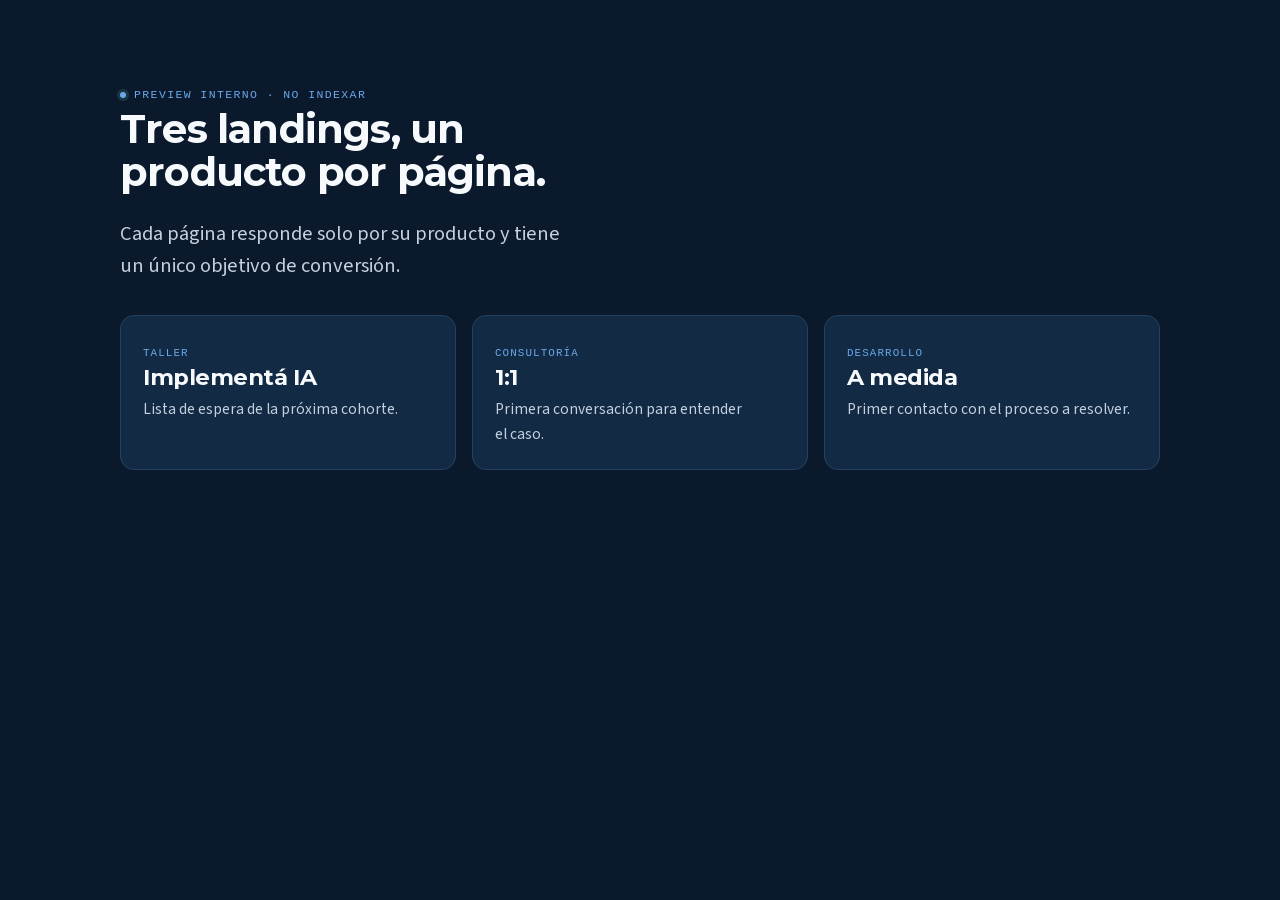
<file: index.html>
<!doctype html>
<html lang="es-AR">
<head>
<meta charset="utf-8">
<meta name="viewport" content="width=device-width, initial-scale=1">
<meta name="robots" content="noindex, nofollow">
<title>Ofertas · preview interno</title>
<link rel="icon" href="assets/favicon.svg" type="image/svg+xml">
<link rel="stylesheet" href="shared/tokens.css">
<link rel="stylesheet" href="shared/base.css">
<link rel="stylesheet" href="shared/landing.css">
<style>
  .hub { padding: clamp(40px, 7vw, 80px) 0; }
  .hub h1 { font-size: var(--fs-h2); max-width: 24ch; }
  .hub .cards { margin-top: 32px; display: grid; gap: 16px; grid-template-columns: 1fr; }
  @media (min-width: 820px) { .hub .cards { grid-template-columns: repeat(3, 1fr); } }
  .hub a.card { display: block; text-decoration: none; color: inherit; transition: border-color .15s ease, transform .15s ease; }
  .hub a.card:hover { border-color: var(--cold); transform: translateY(-2px); }
  .hub .card span.tag { font-family: var(--font-mono); font-size: .68rem; letter-spacing: .1em; text-transform: uppercase; color: var(--cold); }
</style>
</head>
<body>
<main class="hub">
  <div class="wrap">
    <span class="eyebrow">Preview interno · no indexar</span>
    <h1>Tres landings, un producto por página.</h1>
    <p class="lead mt-24">Cada página responde solo por su producto y tiene un único objetivo de conversión.</p>

    <div class="cards">
      <a class="card" href="taller/">
        <span class="tag">Taller</span>
        <h3>Implementá IA</h3>
        <p>Lista de espera de la próxima cohorte.</p>
      </a>
      <a class="card" href="consultoria/">
        <span class="tag">Consultoría</span>
        <h3>1:1</h3>
        <p>Primera conversación para entender el caso.</p>
      </a>
      <a class="card" href="desarrollo/">
        <span class="tag">Desarrollo</span>
        <h3>A medida</h3>
        <p>Primer contacto con el proceso a resolver.</p>
      </a>
    </div>
  </div>
</main>
</body>
</html>
</file>
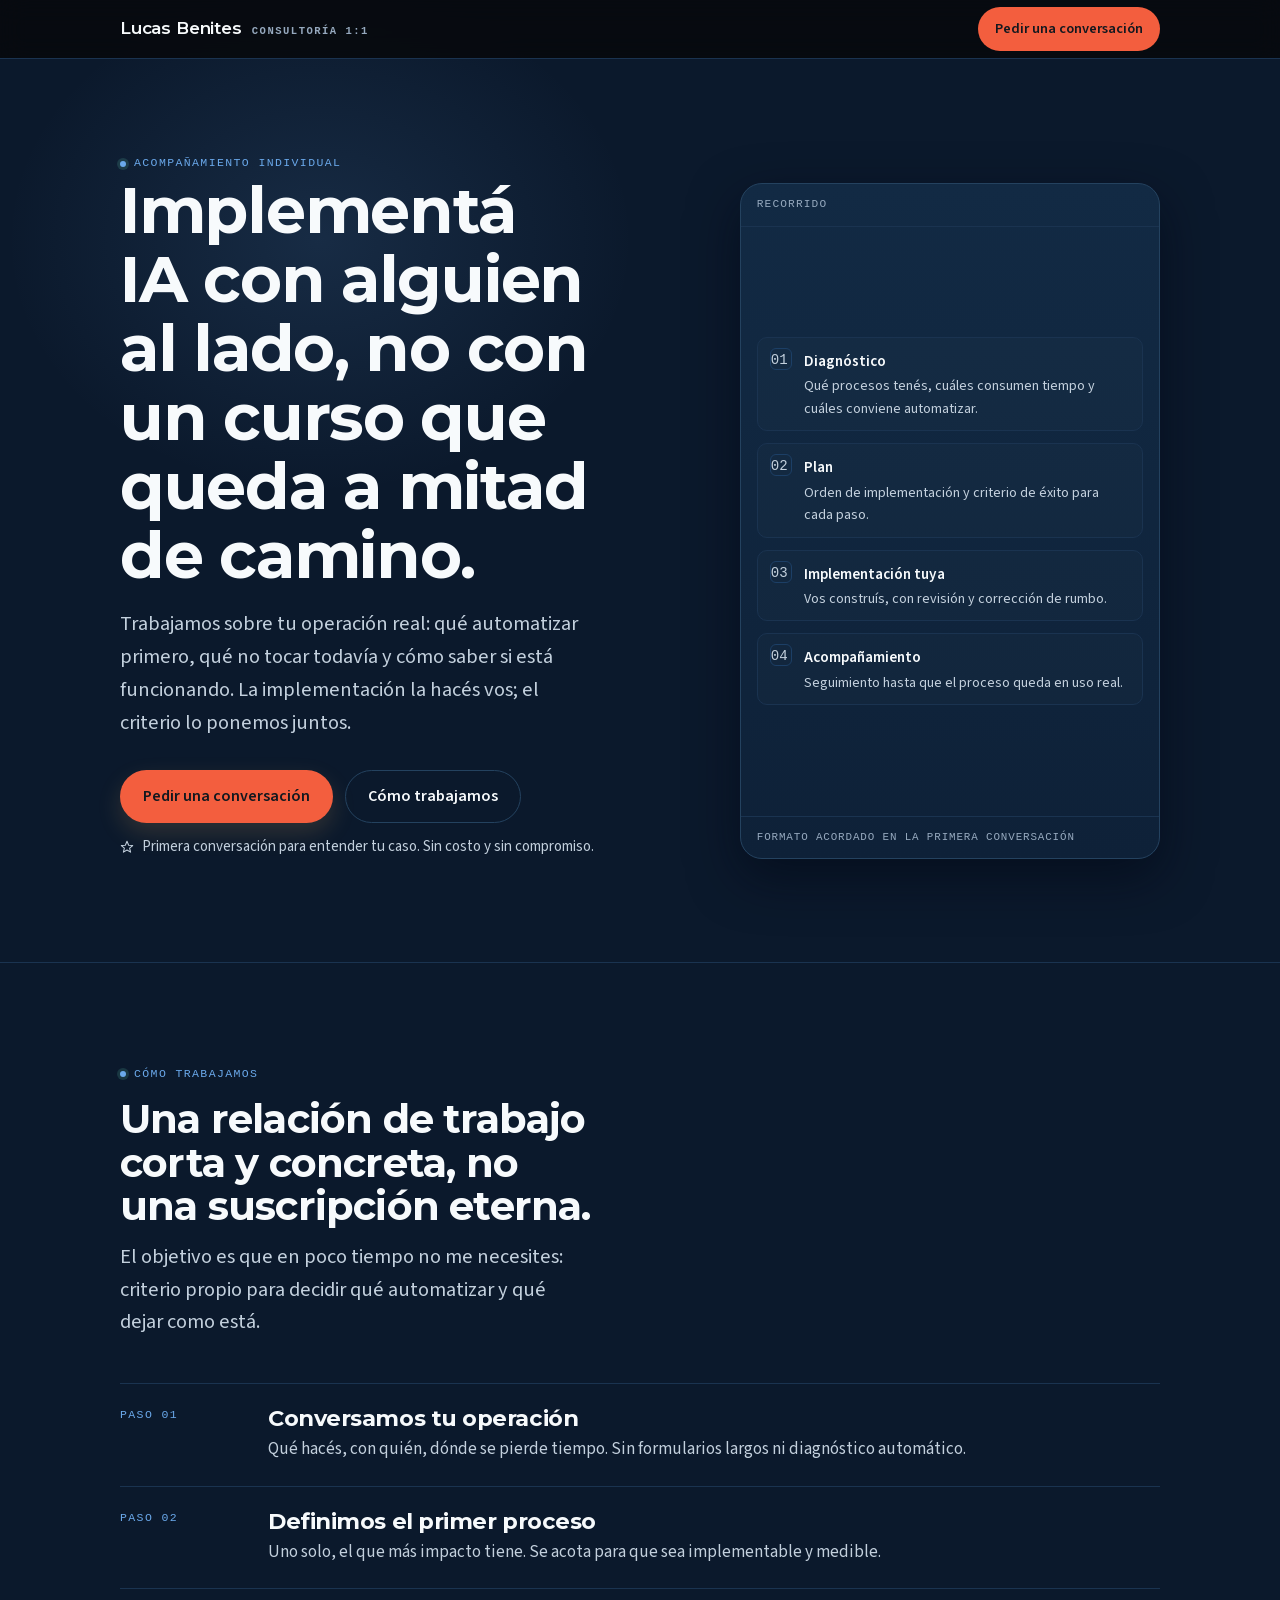
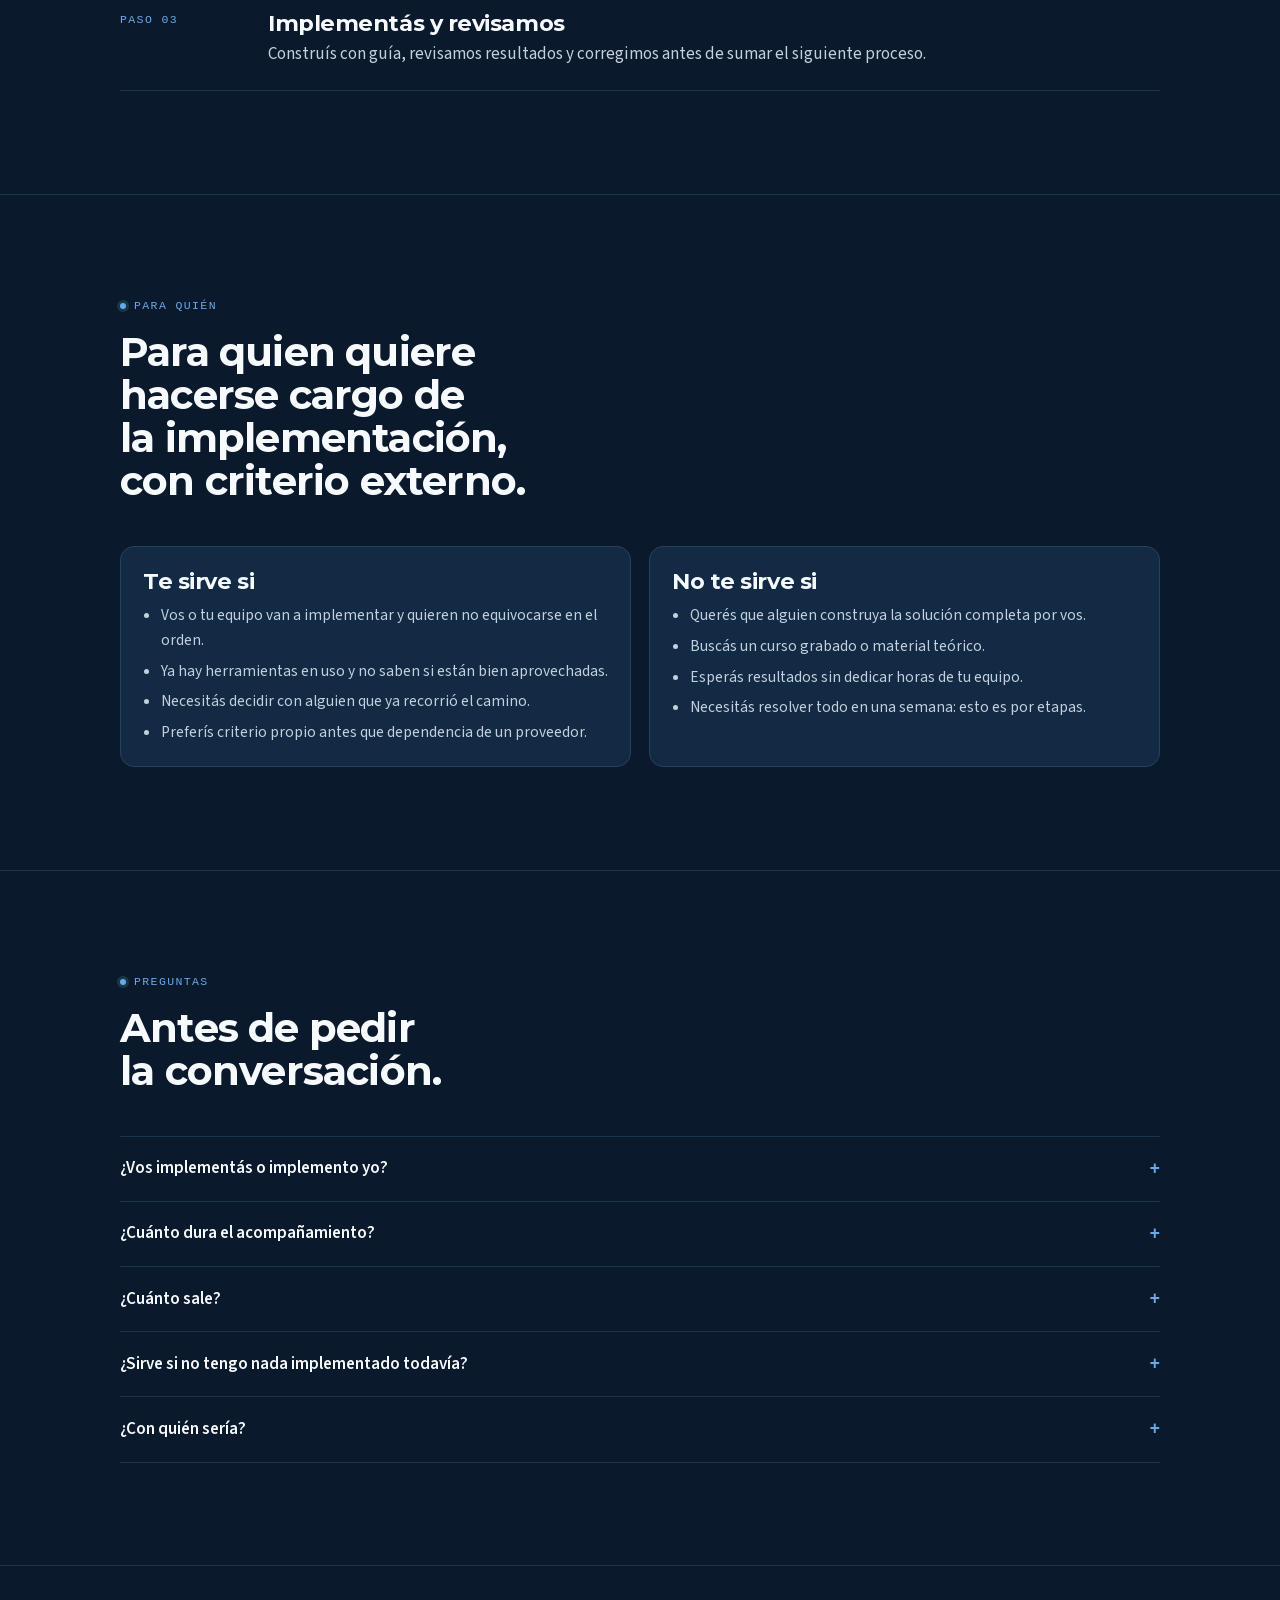
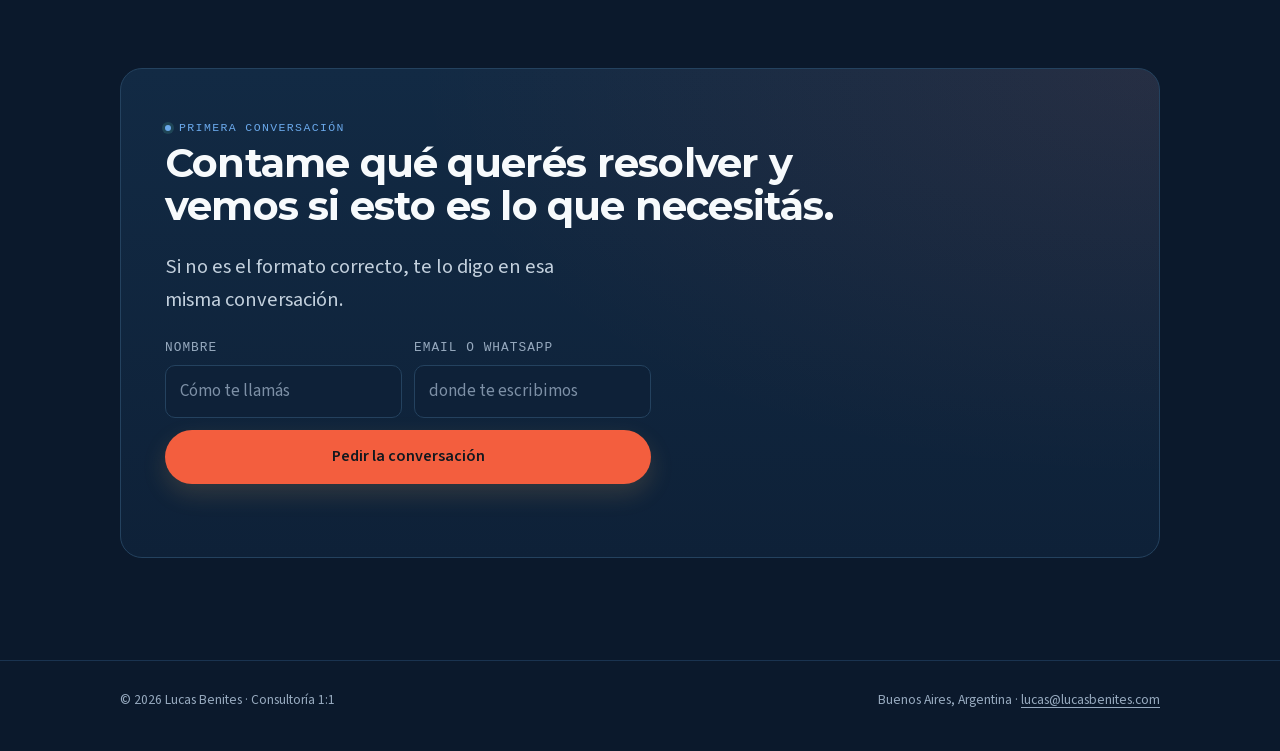
<file: consultoria/index.html>
<!doctype html>
<html lang="es-AR">
<head>
<meta charset="utf-8">
<meta name="viewport" content="width=device-width, initial-scale=1">
<title>Consultoría 1:1 · Implementá IA con acompañamiento</title>
<meta name="description" content="Acompañamiento individual para decidir qué automatizar en tu operación, en qué orden y con qué criterio. La implementación la hacés vos, con alguien al lado para no improvisar.">
<link rel="canonical" href="https://promo.lucasbenites.com/consultoria/">
<meta property="og:type" content="website">
<meta property="og:title" content="Consultoría 1:1 · Implementá IA con criterio">
<meta property="og:description" content="Implementá IA en tu operación con alguien al lado, no con un curso más.">
<meta property="og:url" content="https://promo.lucasbenites.com/consultoria/">
<link rel="icon" href="../assets/favicon.svg" type="image/svg+xml">
<link rel="preload" href="../assets/fonts/montserrat-700-latin.woff2" as="font" type="font/woff2" crossorigin>
<link rel="preload" href="../assets/fonts/source-sans-3-400-latin.woff2" as="font" type="font/woff2" crossorigin>
<link rel="stylesheet" href="../shared/tokens.css">
<link rel="stylesheet" href="../shared/base.css">
<link rel="stylesheet" href="../shared/landing.css">
</head>
<body data-product="consultoria">
<a class="skip" href="#contenido">Saltar al contenido</a>

<header class="site-head">
  <div class="wrap">
    <span class="brand">Lucas Benites <small>Consultoría 1:1</small></span>
    <a class="btn btn-sm head-cta" href="#pedir" data-cta="header">Pedir una conversación</a>
  </div>
</header>

<main id="contenido">
  <section class="hero">
    <div class="wrap hero-grid">
      <div>
        <span class="eyebrow">Acompañamiento individual</span>
        <h1>Implementá IA con alguien al lado, no con un curso que queda a mitad de camino.</h1>
        <p class="lead">Trabajamos sobre tu operación real: qué automatizar primero, qué no tocar todavía y cómo saber si está funcionando. La implementación la hacés vos; el criterio lo ponemos juntos.</p>
        <div class="hero-actions">
          <a class="btn" href="#pedir" data-cta="hero">Pedir una conversación</a>
          <a class="btn btn-ghost" href="#como-trabajamos" data-cta="hero-secondary">Cómo trabajamos</a>
        </div>
        <p class="btn-note">
          <svg width="14" height="14" viewBox="0 0 16 16" fill="none" aria-hidden="true"><path d="M8 1.5 9.9 6l4.6.4-3.5 3 1.1 4.5L8 11.4 3.9 13.9 5 9.4 1.5 6.4 6.1 6 8 1.5Z" stroke="currentColor" stroke-width="1.2" stroke-linejoin="round"/></svg>
          Primera conversación para entender tu caso. Sin costo y sin compromiso.
        </p>
      </div>

      <div class="hero-side"><aside class="panel" aria-label="Cómo se estructura el acompañamiento">
        <div class="panel-head"><span>recorrido</span></div>
        <div class="panel-body">
          <div class="panel-row">
            <span class="panel-num">01</span>
            <div><b>Diagnóstico</b><span>Qué procesos tenés, cuáles consumen tiempo y cuáles conviene automatizar.</span></div>
          </div>
          <div class="panel-row">
            <span class="panel-num">02</span>
            <div><b>Plan</b><span>Orden de implementación y criterio de éxito para cada paso.</span></div>
          </div>
          <div class="panel-row">
            <span class="panel-num">03</span>
            <div><b>Implementación tuya</b><span>Vos construís, con revisión y corrección de rumbo.</span></div>
          </div>
          <div class="panel-row">
            <span class="panel-num">04</span>
            <div><b>Acompañamiento</b><span>Seguimiento hasta que el proceso queda en uso real.</span></div>
          </div>
        </div>
        <div class="panel-foot">Formato acordado en la primera conversación</div>
      </aside></div>
    </div>
  </section>

  <section class="section" id="como-trabajamos">
    <div class="wrap">
      <div class="section-head">
        <span class="eyebrow">Cómo trabajamos</span>
        <h2>Una relación de trabajo corta y concreta, no una suscripción eterna.</h2>
        <p class="lead">El objetivo es que en poco tiempo no me necesites: criterio propio para decidir qué automatizar y qué dejar como está.</p>
      </div>
      <div class="steps">
        <div class="step">
          <span class="step-index">Paso 01</span>
          <div><h3>Conversamos tu operación</h3><p>Qué hacés, con quién, dónde se pierde tiempo. Sin formularios largos ni diagnóstico automático.</p></div>
        </div>
        <div class="step">
          <span class="step-index">Paso 02</span>
          <div><h3>Definimos el primer proceso</h3><p>Uno solo, el que más impacto tiene. Se acota para que sea implementable y medible.</p></div>
        </div>
        <div class="step">
          <span class="step-index">Paso 03</span>
          <div><h3>Implementás y revisamos</h3><p>Construís con guía, revisamos resultados y corregimos antes de sumar el siguiente proceso.</p></div>
        </div>
      </div>
    </div>
  </section>

  <section class="section">
    <div class="wrap">
      <div class="section-head">
        <span class="eyebrow">Para quién</span>
        <h2>Para quien quiere hacerse cargo de la implementación, con criterio externo.</h2>
      </div>
      <div class="cols cols-2">
        <div class="card">
          <h3>Te sirve si</h3>
          <ul>
            <li>Vos o tu equipo van a implementar y quieren no equivocarse en el orden.</li>
            <li>Ya hay herramientas en uso y no saben si están bien aprovechadas.</li>
            <li>Necesitás decidir con alguien que ya recorrió el camino.</li>
            <li>Preferís criterio propio antes que dependencia de un proveedor.</li>
          </ul>
        </div>
        <div class="card">
          <h3>No te sirve si</h3>
          <ul>
            <li>Querés que alguien construya la solución completa por vos.</li>
            <li>Buscás un curso grabado o material teórico.</li>
            <li>Esperás resultados sin dedicar horas de tu equipo.</li>
            <li>Necesitás resolver todo en una semana: esto es por etapas.</li>
          </ul>
        </div>
      </div>
    </div>
  </section>

  <section class="section">
    <div class="wrap">
      <div class="section-head">
        <span class="eyebrow">Preguntas</span>
        <h2>Antes de pedir la conversación.</h2>
      </div>
      <div class="faq">
        <details><summary>¿Vos implementás o implemento yo?</summary><p class="answer">Implementás vos, con acompañamiento. La idea es que la capacidad quede en tu equipo. Si preferís que lo construyamos nosotros, eso es desarrollo a medida.</p></details>
        <details><summary>¿Cuánto dura el acompañamiento?</summary><p class="answer">Depende del proceso y del ritmo de tu equipo. El formato exacto se define en la primera conversación, cuando ya sabemos qué hay que resolver.</p></details>
        <details><summary>¿Cuánto sale?</summary><p class="answer">Se define con el alcance. No damos un número antes de entender el caso, porque sería un número inventado.</p></details>
        <details><summary>¿Sirve si no tengo nada implementado todavía?</summary><p class="answer">Sí, y suele ser el mejor momento: se evita comprar herramientas que después no se usan. Lo primero es ordenar qué automatizar y qué no.</p></details>
        <details><summary>¿Con quién sería?</summary><p class="answer">Con Lucas Benites. No hay equipo intermedio ni junior asignado a la relación.</p></details>
      </div>
    </div>
  </section>

  <section class="close" id="pedir">
    <div class="wrap">
      <div class="close-box">
        <div>
          <span class="eyebrow">Primera conversación</span>
          <h2>Contame qué querés resolver y vemos si esto es lo que necesitás.</h2>
          <p class="lead mt-24">Si no es el formato correcto, te lo digo en esa misma conversación.</p>
        </div>
        <form class="form" data-lead data-endpoint="/api/lead" novalidate>
          <div class="field">
            <label for="name">Nombre</label>
            <input id="name" name="name" type="text" autocomplete="name" placeholder="Cómo te llamás" required>
          </div>
          <div class="field">
            <label for="contact">Email o WhatsApp</label>
            <input id="contact" name="contact" type="text" autocomplete="email" placeholder="donde te escribimos" required>
          </div>
          <button class="btn" type="submit">Pedir la conversación</button>
          <p class="form-msg" role="status" aria-live="polite"></p>
        </form>
      </div>
    </div>
  </section>
</main>

<footer class="site-foot">
  <div class="wrap">
    <span>© <span id="year">2026</span> Lucas Benites · Consultoría 1:1</span>
    <span>Buenos Aires, Argentina · <a href="mailto:lucas@lucasbenites.com">lucas@lucasbenites.com</a></span>
  </div>
</footer>

<div class="sticky-cta" aria-hidden="false">
  <span>Primera conversación</span>
  <a class="btn" href="#pedir">Pedir</a>
</div>

<script defer src="https://analytics.lucasbenites.com/script.js" data-website-id="7f5fa208-0727-4953-bccd-c9f593f752ff"></script>
<script src="../shared/landing.js" defer></script>
</body>
</html>
</file>
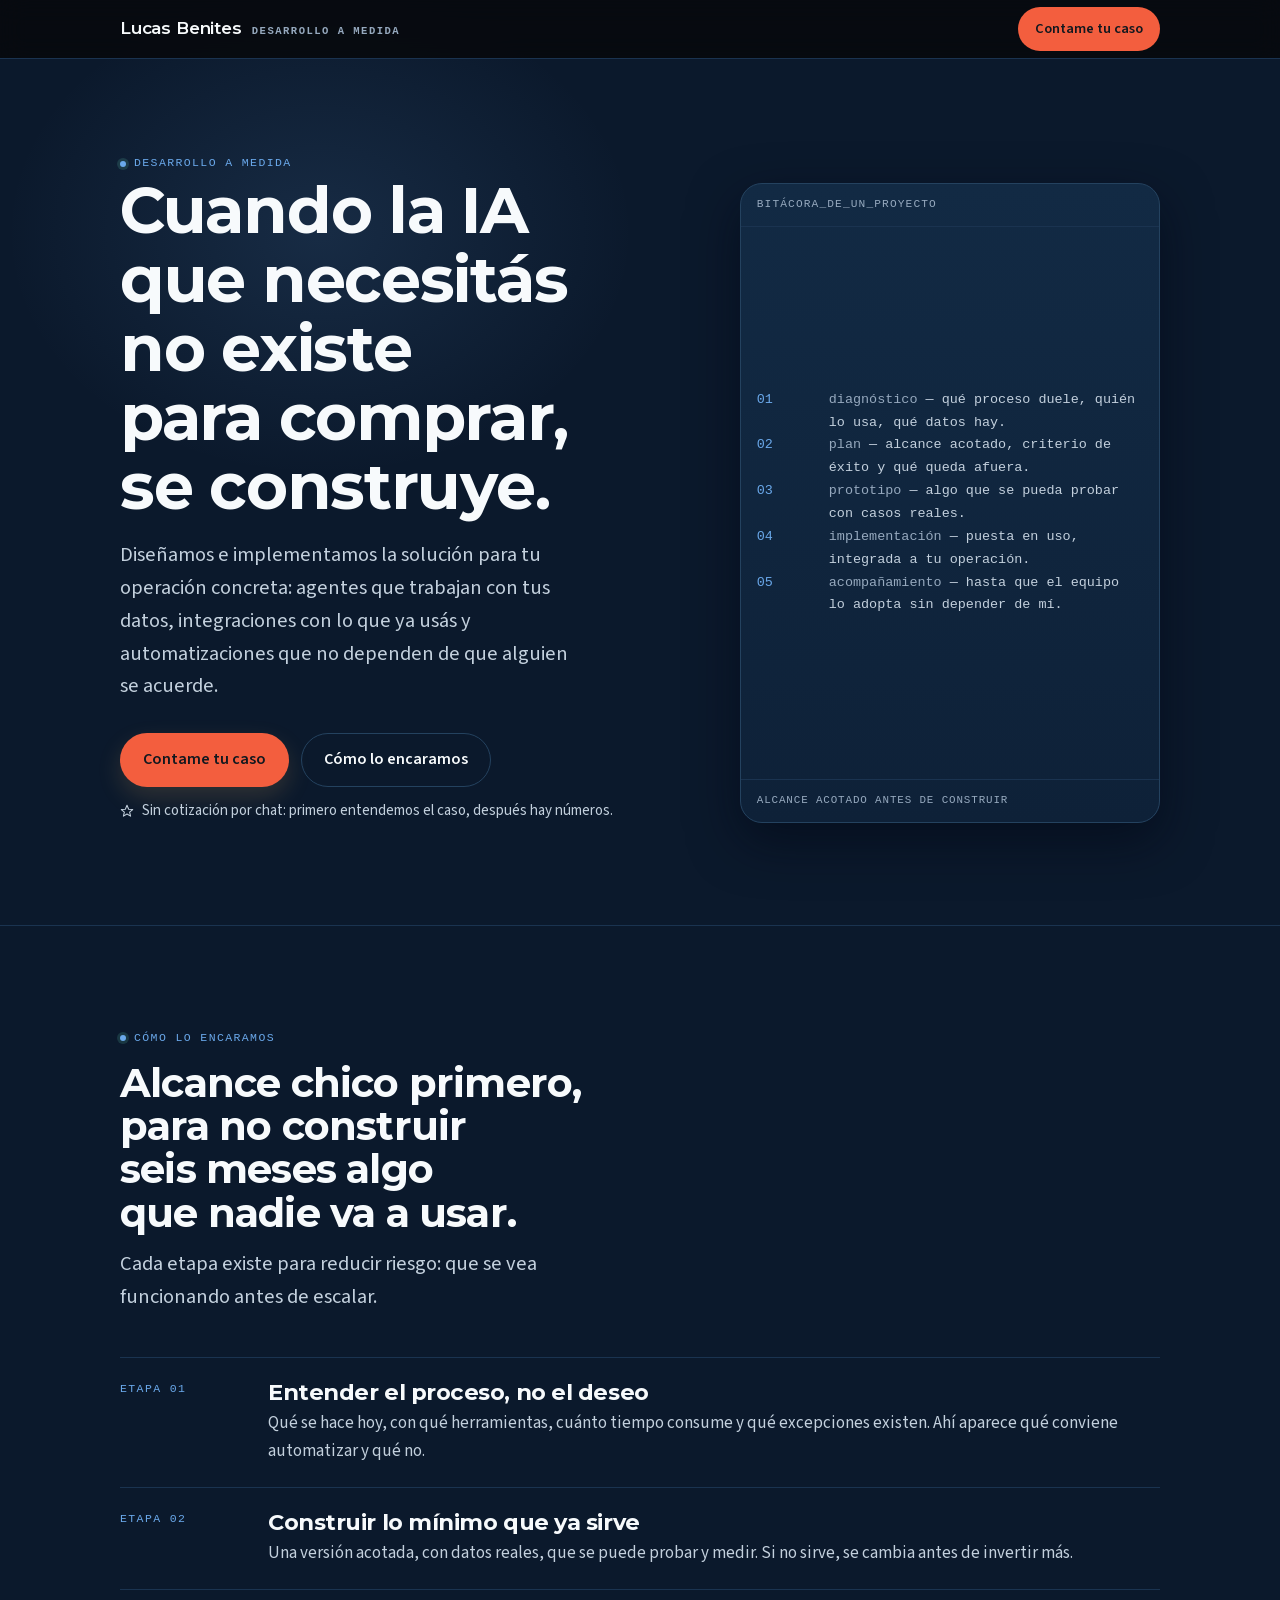
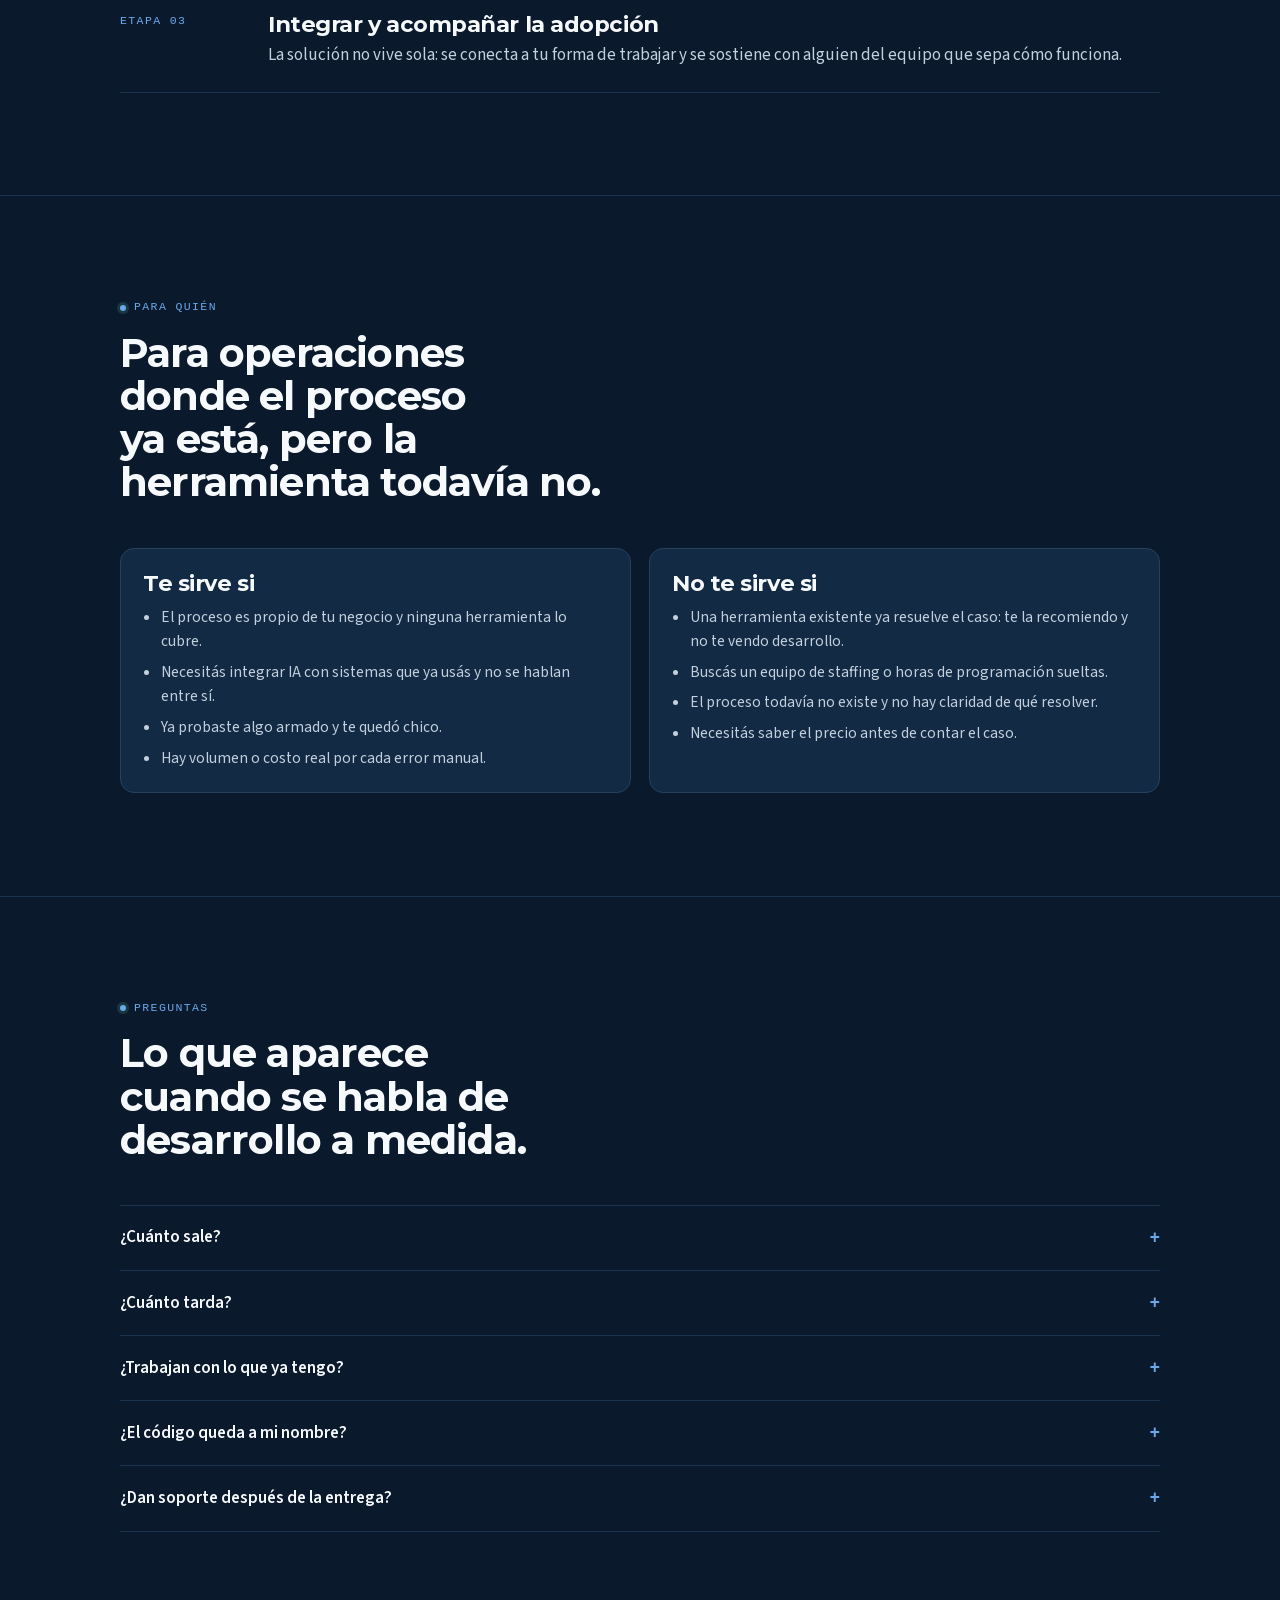
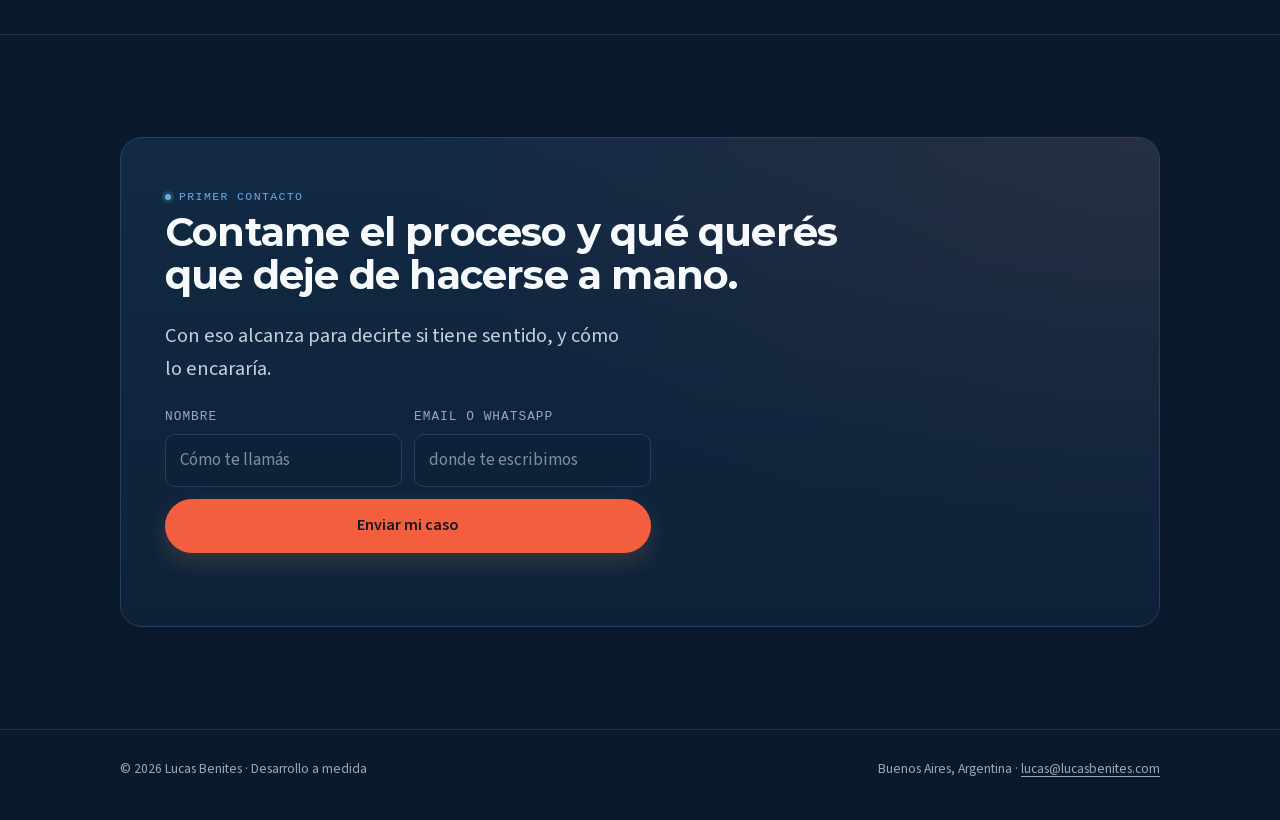
<file: desarrollo/index.html>
<!doctype html>
<html lang="es-AR">
<head>
<meta charset="utf-8">
<meta name="viewport" content="width=device-width, initial-scale=1">
<title>Desarrollo a medida · Soluciones de IA construidas para tu operación</title>
<meta name="description" content="Cuando la herramienta que necesitás no existe para comprar, se construye. Diseñamos e implementamos agentes, integraciones y automatizaciones a medida para tu operación.">
<link rel="canonical" href="https://promo.lucasbenites.com/desarrollo/">
<meta property="og:type" content="website">
<meta property="og:title" content="Desarrollo a medida · IA para tu operación">
<meta property="og:description" content="Cuando la IA que necesitás no existe para comprar, se construye.">
<meta property="og:url" content="https://promo.lucasbenites.com/desarrollo/">
<link rel="icon" href="../assets/favicon.svg" type="image/svg+xml">
<link rel="preload" href="../assets/fonts/montserrat-700-latin.woff2" as="font" type="font/woff2" crossorigin>
<link rel="preload" href="../assets/fonts/source-sans-3-400-latin.woff2" as="font" type="font/woff2" crossorigin>
<link rel="stylesheet" href="../shared/tokens.css">
<link rel="stylesheet" href="../shared/base.css">
<link rel="stylesheet" href="../shared/landing.css">
<style>
  /* Panel específico: bitácora de construcción */
  .log { font-family: var(--font-mono); font-size: 0.84rem; line-height: 1.7; color: var(--muted); }
  .log div { display: grid; grid-template-columns: 62px 1fr; gap: 10px; }
  .log b { color: var(--cold); font-weight: 500; }
  .log em { color: var(--dim); font-style: normal; }
</style>
</head>
<body data-product="media">
<a class="skip" href="#contenido">Saltar al contenido</a>

<header class="site-head">
  <div class="wrap">
    <span class="brand">Lucas Benites <small>Desarrollo a medida</small></span>
    <a class="btn btn-sm head-cta" href="#proyecto" data-cta="header">Contame tu caso</a>
  </div>
</header>

<main id="contenido">
  <section class="hero">
    <div class="wrap hero-grid">
      <div>
        <span class="eyebrow">Desarrollo a medida</span>
        <h1>Cuando la IA que necesitás no existe para comprar, se construye.</h1>
        <p class="lead">Diseñamos e implementamos la solución para tu operación concreta: agentes que trabajan con tus datos, integraciones con lo que ya usás y automatizaciones que no dependen de que alguien se acuerde.</p>
        <div class="hero-actions">
          <a class="btn" href="#proyecto" data-cta="hero">Contame tu caso</a>
          <a class="btn btn-ghost" href="#como-encaramos" data-cta="hero-secondary">Cómo lo encaramos</a>
        </div>
        <p class="btn-note">
          <svg width="14" height="14" viewBox="0 0 16 16" fill="none" aria-hidden="true"><path d="M8 1.5 9.9 6l4.6.4-3.5 3 1.1 4.5L8 11.4 3.9 13.9 5 9.4 1.5 6.4 6.1 6 8 1.5Z" stroke="currentColor" stroke-width="1.2" stroke-linejoin="round"/></svg>
          Sin cotización por chat: primero entendemos el caso, después hay números.
        </p>
      </div>

      <div class="hero-side"><aside class="panel" aria-label="Cómo se encara un proyecto">
        <div class="panel-head"><span>bitácora_de_un_proyecto</span></div>
        <div class="panel-body">
          <div class="log">
            <div><b>01</b><span><em>diagnóstico</em> — qué proceso duele, quién lo usa, qué datos hay.</span></div>
            <div><b>02</b><span><em>plan</em> — alcance acotado, criterio de éxito y qué queda afuera.</span></div>
            <div><b>03</b><span><em>prototipo</em> — algo que se pueda probar con casos reales.</span></div>
            <div><b>04</b><span><em>implementación</em> — puesta en uso, integrada a tu operación.</span></div>
            <div><b>05</b><span><em>acompañamiento</em> — hasta que el equipo lo adopta sin depender de mí.</span></div>
          </div>
        </div>
        <div class="panel-foot">Alcance acotado antes de construir</div>
      </aside></div>
    </div>
  </section>

  <section class="section" id="como-encaramos">
    <div class="wrap">
      <div class="section-head">
        <span class="eyebrow">Cómo lo encaramos</span>
        <h2>Alcance chico primero, para no construir seis meses algo que nadie va a usar.</h2>
        <p class="lead">Cada etapa existe para reducir riesgo: que se vea funcionando antes de escalar.</p>
      </div>
      <div class="steps">
        <div class="step">
          <span class="step-index">Etapa 01</span>
          <div><h3>Entender el proceso, no el deseo</h3><p>Qué se hace hoy, con qué herramientas, cuánto tiempo consume y qué excepciones existen. Ahí aparece qué conviene automatizar y qué no.</p></div>
        </div>
        <div class="step">
          <span class="step-index">Etapa 02</span>
          <div><h3>Construir lo mínimo que ya sirve</h3><p>Una versión acotada, con datos reales, que se puede probar y medir. Si no sirve, se cambia antes de invertir más.</p></div>
        </div>
        <div class="step">
          <span class="step-index">Etapa 03</span>
          <div><h3>Integrar y acompañar la adopción</h3><p>La solución no vive sola: se conecta a tu forma de trabajar y se sostiene con alguien del equipo que sepa cómo funciona.</p></div>
        </div>
      </div>
    </div>
  </section>

  <section class="section">
    <div class="wrap">
      <div class="section-head">
        <span class="eyebrow">Para quién</span>
        <h2>Para operaciones donde el proceso ya está, pero la herramienta todavía no.</h2>
      </div>
      <div class="cols cols-2">
        <div class="card">
          <h3>Te sirve si</h3>
          <ul>
            <li>El proceso es propio de tu negocio y ninguna herramienta lo cubre.</li>
            <li>Necesitás integrar IA con sistemas que ya usás y no se hablan entre sí.</li>
            <li>Ya probaste algo armado y te quedó chico.</li>
            <li>Hay volumen o costo real por cada error manual.</li>
          </ul>
        </div>
        <div class="card">
          <h3>No te sirve si</h3>
          <ul>
            <li>Una herramienta existente ya resuelve el caso: te la recomiendo y no te vendo desarrollo.</li>
            <li>Buscás un equipo de staffing o horas de programación sueltas.</li>
            <li>El proceso todavía no existe y no hay claridad de qué resolver.</li>
            <li>Necesitás saber el precio antes de contar el caso.</li>
          </ul>
        </div>
      </div>
    </div>
  </section>

  <section class="section">
    <div class="wrap">
      <div class="section-head">
        <span class="eyebrow">Preguntas</span>
        <h2>Lo que aparece cuando se habla de desarrollo a medida.</h2>
      </div>
      <div class="faq">
        <details><summary>¿Cuánto sale?</summary><p class="answer">Se define después de entender el caso y acotar el alcance. No doy cifras ni rangos por chat: cualquier número antes de eso es una invención.</p></details>
        <details><summary>¿Cuánto tarda?</summary><p class="answer">Depende del alcance que acordemos. La primera versión siempre es más chica que el proyecto completo, justamente para que se pueda ver funcionando temprano.</p></details>
        <details><summary>¿Trabajan con lo que ya tengo?</summary><p class="answer">Sí, esa es la idea. La integración con tus sistemas actuales es parte del trabajo, no un extra que aparece al final.</p></details>
        <details><summary>¿El código queda a mi nombre?</summary><p class="answer">Es parte de lo que se acuerda antes de empezar. No hay una respuesta única porque depende del proyecto; se deja por escrito en la propuesta.</p></details>
        <details><summary>¿Dan soporte después de la entrega?</summary><p class="answer">Se acuerda según el caso. El objetivo es que el equipo pueda sostenerlo, así que el acompañamiento posterior es parte del cierre.</p></details>
      </div>
    </div>
  </section>

  <section class="close" id="proyecto">
    <div class="wrap">
      <div class="close-box">
        <div>
          <span class="eyebrow">Primer contacto</span>
          <h2>Contame el proceso y qué querés que deje de hacerse a mano.</h2>
          <p class="lead mt-24">Con eso alcanza para decirte si tiene sentido, y cómo lo encararía.</p>
        </div>
        <form class="form" data-lead data-endpoint="/api/lead" novalidate>
          <div class="field">
            <label for="name">Nombre</label>
            <input id="name" name="name" type="text" autocomplete="name" placeholder="Cómo te llamás" required>
          </div>
          <div class="field">
            <label for="contact">Email o WhatsApp</label>
            <input id="contact" name="contact" type="text" autocomplete="email" placeholder="donde te escribimos" required>
          </div>
          <button class="btn" type="submit">Enviar mi caso</button>
          <p class="form-msg" role="status" aria-live="polite"></p>
        </form>
      </div>
    </div>
  </section>
</main>

<footer class="site-foot">
  <div class="wrap">
    <span>© <span id="year">2026</span> Lucas Benites · Desarrollo a medida</span>
    <span>Buenos Aires, Argentina · <a href="mailto:lucas@lucasbenites.com">lucas@lucasbenites.com</a></span>
  </div>
</footer>

<div class="sticky-cta" aria-hidden="false">
  <span>Tu caso</span>
  <a class="btn" href="#proyecto">Contar</a>
</div>

<script defer src="https://analytics.lucasbenites.com/script.js" data-website-id="7f5fa208-0727-4953-bccd-c9f593f752ff"></script>
<script src="../shared/landing.js" defer></script>
</body>
</html>
</file>
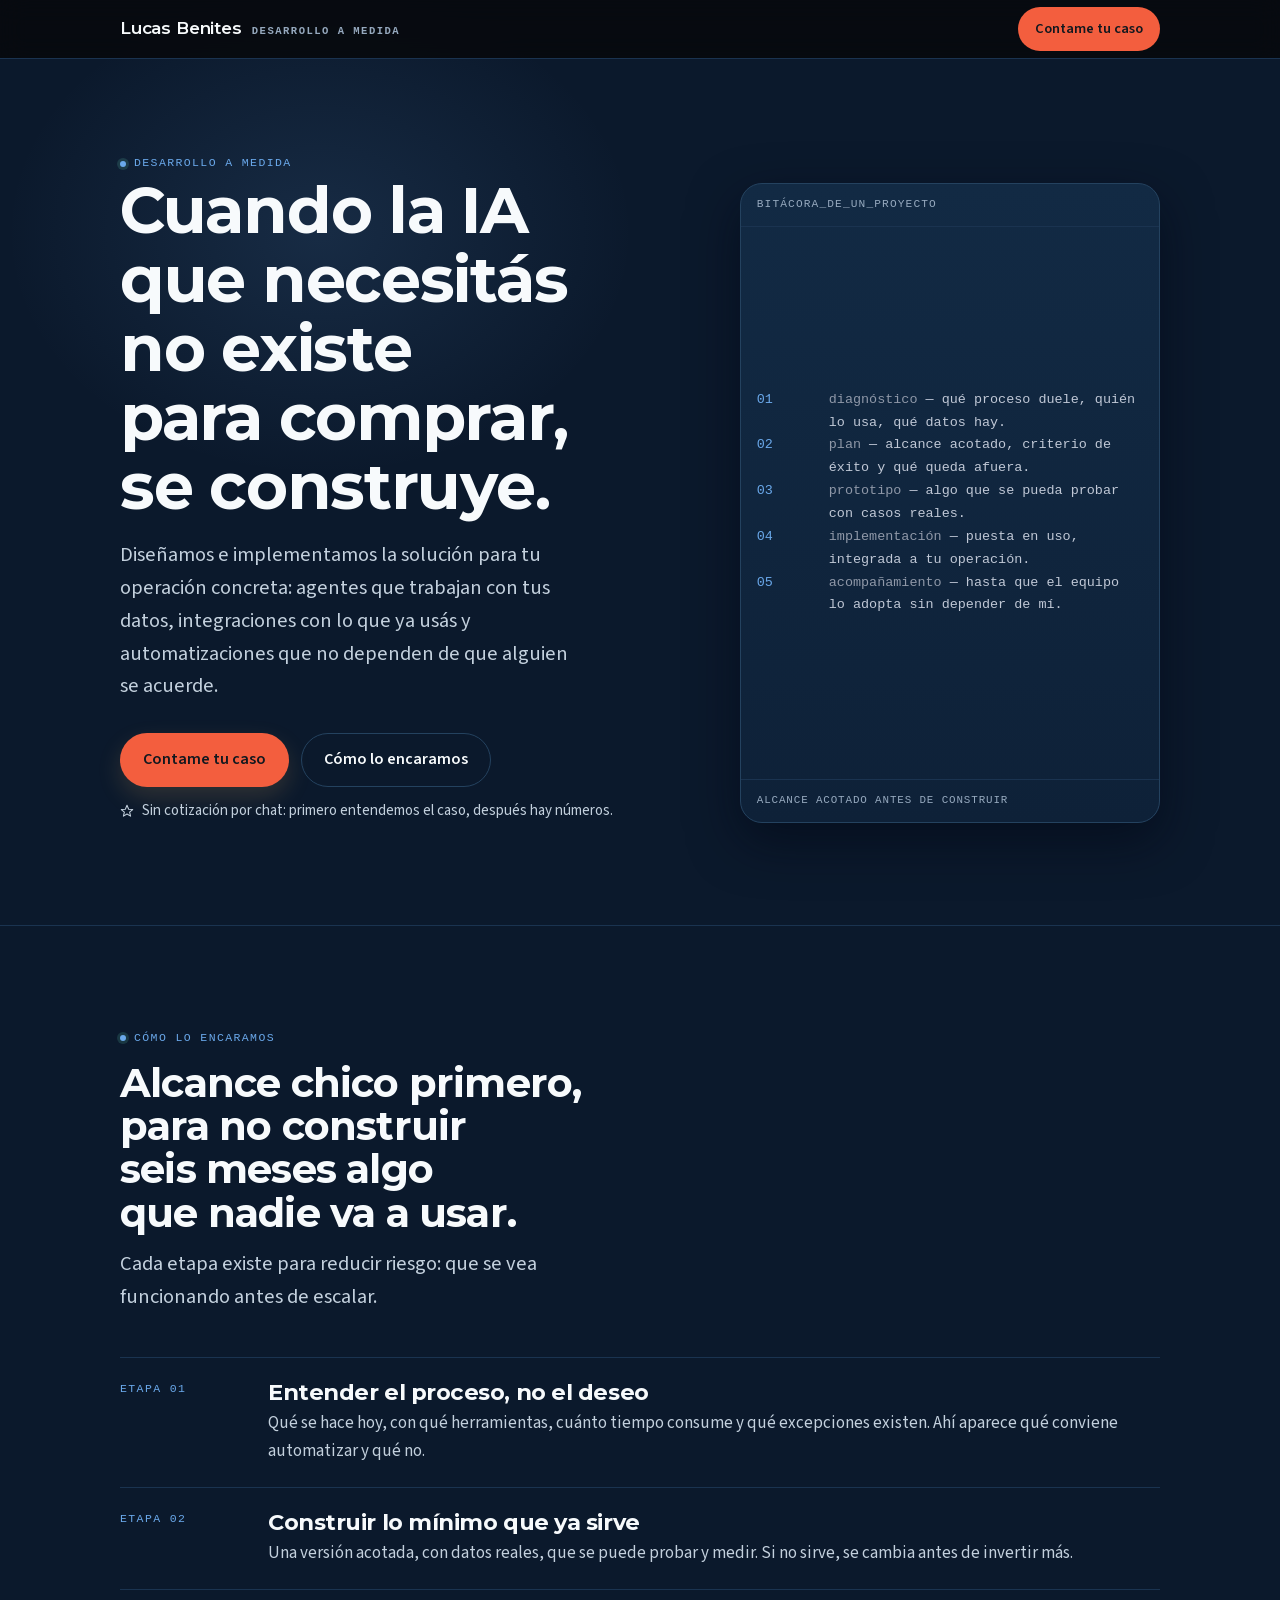
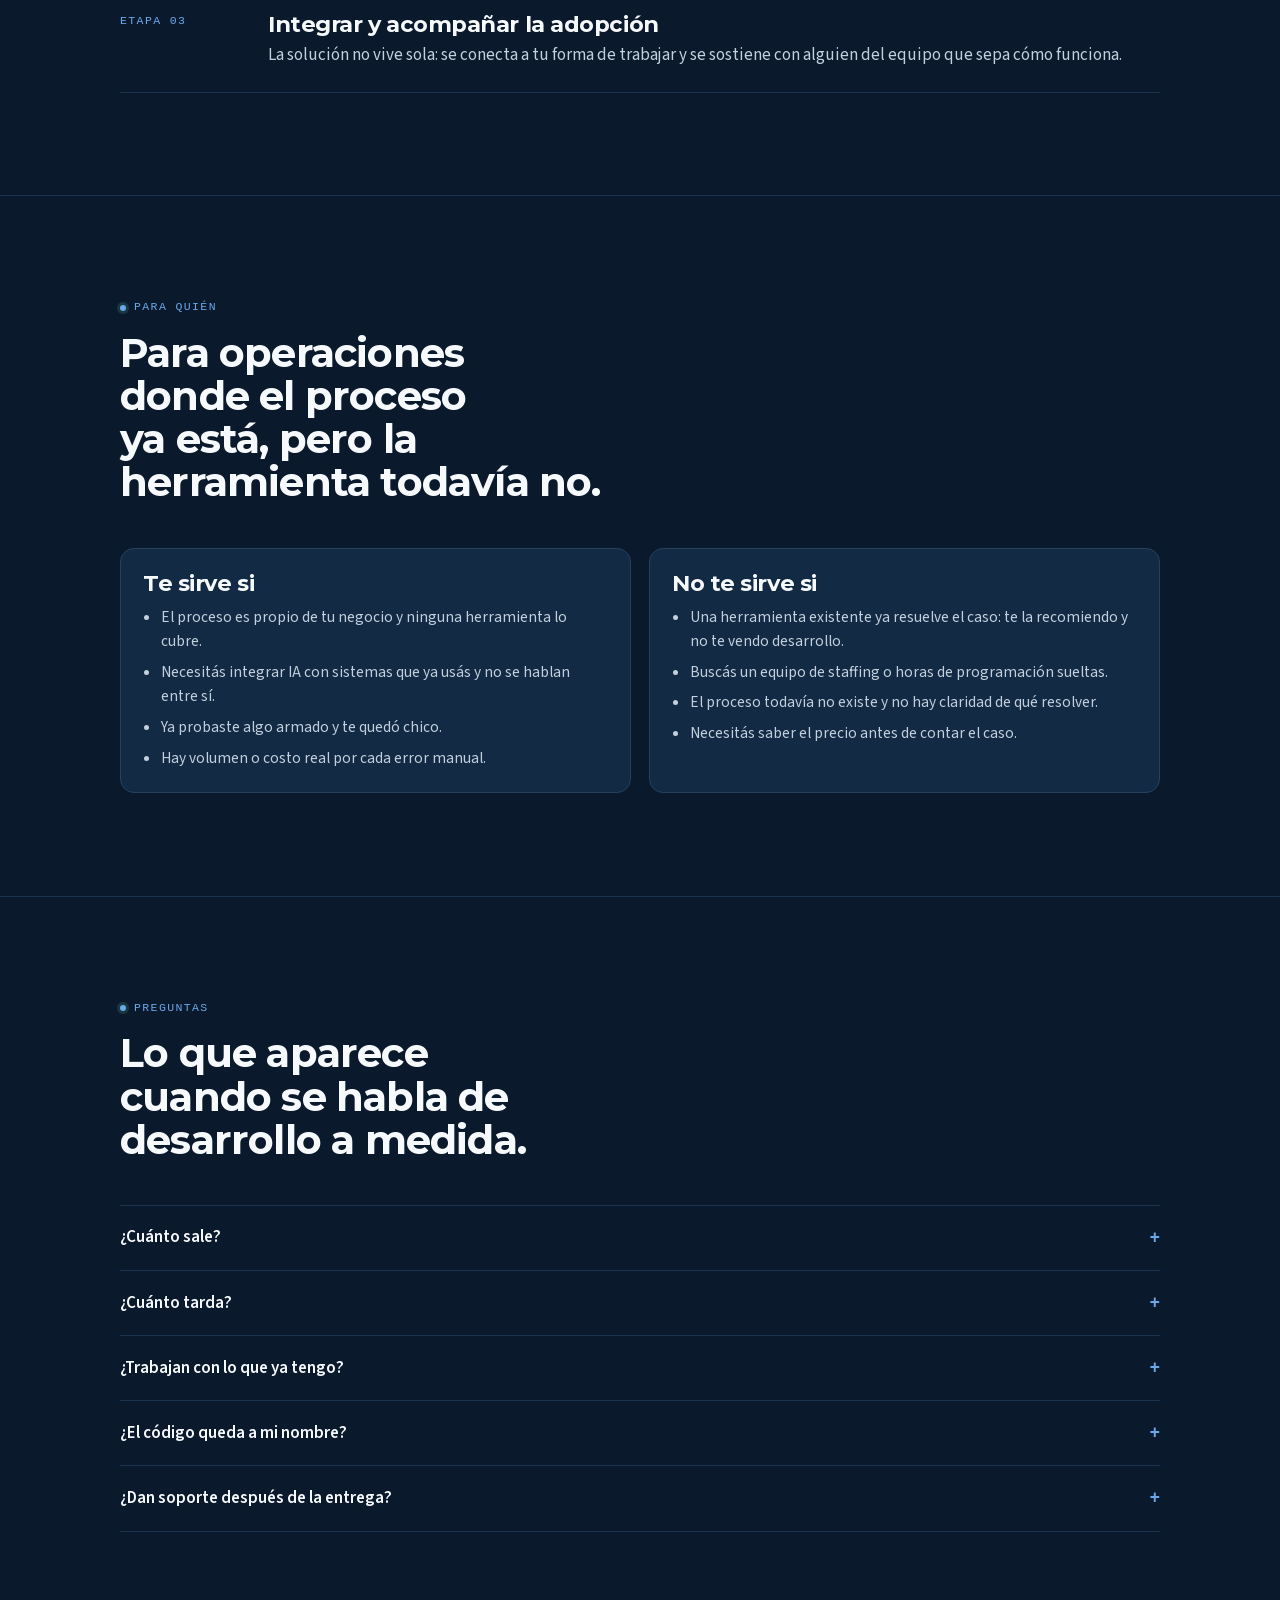
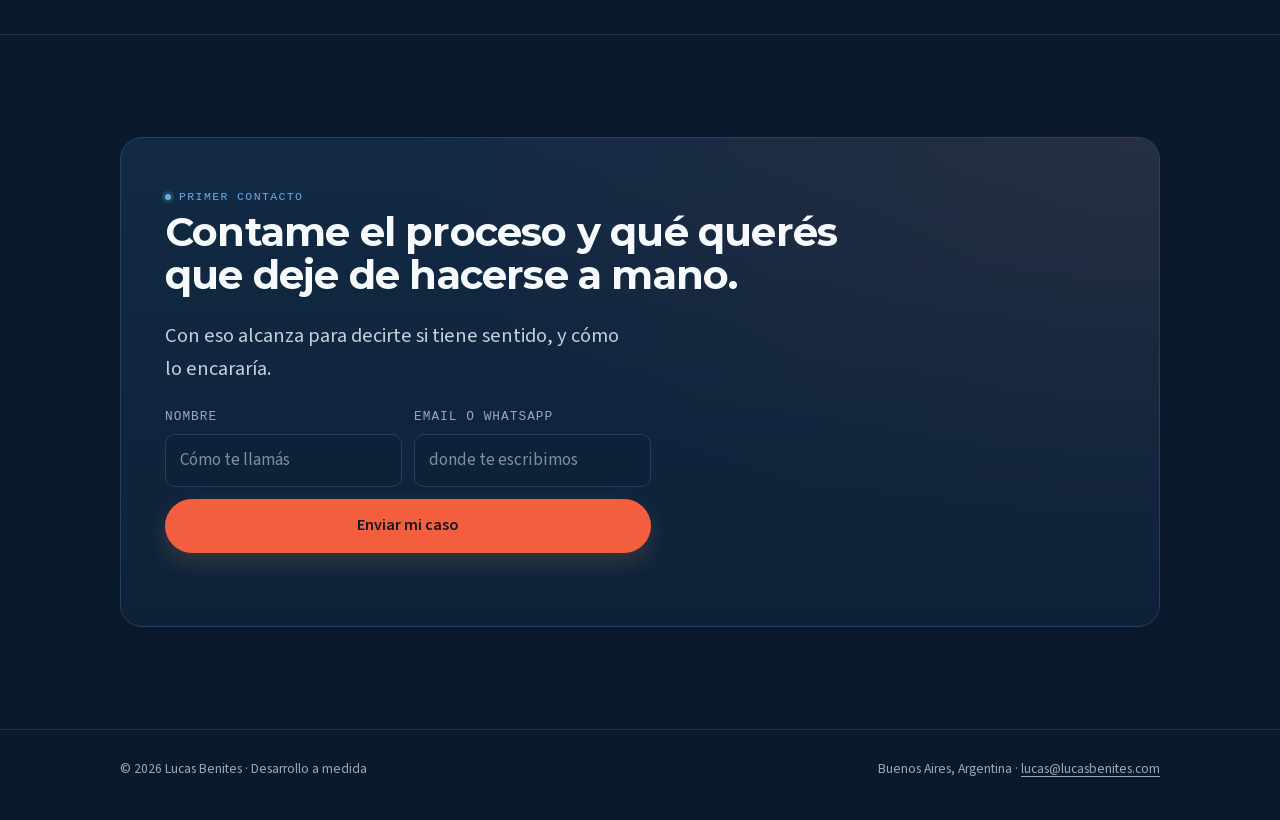
<file: media/index.html>
<!doctype html>
<html lang="es-AR">
<head>
<meta charset="utf-8">
<meta name="viewport" content="width=device-width, initial-scale=1">
<title>Desarrollo a medida · Soluciones de IA construidas para tu operación</title>
<meta name="description" content="Cuando la herramienta que necesitás no existe para comprar, se construye. Diseñamos e implementamos agentes, integraciones y automatizaciones a medida para tu operación.">
<link rel="canonical" href="https://ofertas.lucasbenites.com/media/">
<meta property="og:type" content="website">
<meta property="og:title" content="Desarrollo a medida · IA para tu operación">
<meta property="og:description" content="Cuando la IA que necesitás no existe para comprar, se construye.">
<meta property="og:url" content="https://ofertas.lucasbenites.com/media/">
<link rel="icon" href="../assets/favicon.svg" type="image/svg+xml">
<link rel="stylesheet" href="../shared/tokens.css">
<link rel="stylesheet" href="../shared/base.css">
<link rel="stylesheet" href="../shared/landing.css">
<style>
  /* Panel específico: bitácora de construcción */
  .log { font-family: var(--font-mono); font-size: 0.84rem; line-height: 1.7; color: #c0c8d6; }
  .log div { display: grid; grid-template-columns: 62px 1fr; gap: 10px; }
  .log b { color: var(--cold); font-weight: 500; }
  .log em { color: #8f98a8; font-style: normal; }
</style>
</head>
<body data-product="media">
<a class="skip" href="#contenido">Saltar al contenido</a>

<header class="site-head">
  <div class="wrap">
    <span class="brand">Lucas Benites <small>Desarrollo a medida</small></span>
    <a class="btn btn-sm head-cta" href="#proyecto" data-cta="header">Contame tu caso</a>
  </div>
</header>

<main id="contenido">
  <section class="hero">
    <div class="wrap hero-grid">
      <div>
        <span class="eyebrow">Desarrollo a medida</span>
        <h1>Cuando la IA que necesitás no existe para comprar, se construye.</h1>
        <p class="lead">Diseñamos e implementamos la solución para tu operación concreta: agentes que trabajan con tus datos, integraciones con lo que ya usás y automatizaciones que no dependen de que alguien se acuerde.</p>
        <div class="hero-actions">
          <a class="btn" href="#proyecto" data-cta="hero">Contame tu caso</a>
          <a class="btn btn-ghost" href="#como-encaramos" data-cta="hero-secondary">Cómo lo encaramos</a>
        </div>
        <p class="btn-note">
          <svg width="14" height="14" viewBox="0 0 16 16" fill="none" aria-hidden="true"><path d="M8 1.5 9.9 6l4.6.4-3.5 3 1.1 4.5L8 11.4 3.9 13.9 5 9.4 1.5 6.4 6.1 6 8 1.5Z" stroke="currentColor" stroke-width="1.2" stroke-linejoin="round"/></svg>
          Sin cotización por chat: primero entendemos el caso, después hay números.
        </p>
      </div>

      <div class="hero-side"><aside class="panel" aria-label="Cómo se encara un proyecto">
        <div class="panel-head"><span>bitácora_de_un_proyecto</span></div>
        <div class="panel-body">
          <div class="log">
            <div><b>01</b><span><em>diagnóstico</em> — qué proceso duele, quién lo usa, qué datos hay.</span></div>
            <div><b>02</b><span><em>plan</em> — alcance acotado, criterio de éxito y qué queda afuera.</span></div>
            <div><b>03</b><span><em>prototipo</em> — algo que se pueda probar con casos reales.</span></div>
            <div><b>04</b><span><em>implementación</em> — puesta en uso, integrada a tu operación.</span></div>
            <div><b>05</b><span><em>acompañamiento</em> — hasta que el equipo lo adopta sin depender de mí.</span></div>
          </div>
        </div>
        <div class="panel-foot">Alcance acotado antes de construir</div>
      </aside></div>
    </div>
  </section>

  <section class="section" id="como-encaramos">
    <div class="wrap">
      <div class="section-head">
        <span class="eyebrow">Cómo lo encaramos</span>
        <h2>Alcance chico primero, para no construir seis meses algo que nadie va a usar.</h2>
        <p class="lead">Cada etapa existe para reducir riesgo: que se vea funcionando antes de escalar.</p>
      </div>
      <div class="steps">
        <div class="step">
          <span class="step-index">Etapa 01</span>
          <div><h3>Entender el proceso, no el deseo</h3><p>Qué se hace hoy, con qué herramientas, cuánto tiempo consume y qué excepciones existen. Ahí aparece qué conviene automatizar y qué no.</p></div>
        </div>
        <div class="step">
          <span class="step-index">Etapa 02</span>
          <div><h3>Construir lo mínimo que ya sirve</h3><p>Una versión acotada, con datos reales, que se puede probar y medir. Si no sirve, se cambia antes de invertir más.</p></div>
        </div>
        <div class="step">
          <span class="step-index">Etapa 03</span>
          <div><h3>Integrar y acompañar la adopción</h3><p>La solución no vive sola: se conecta a tu forma de trabajar y se sostiene con alguien del equipo que sepa cómo funciona.</p></div>
        </div>
      </div>
    </div>
  </section>

  <section class="section">
    <div class="wrap">
      <div class="section-head">
        <span class="eyebrow">Para quién</span>
        <h2>Para operaciones donde el proceso ya está, pero la herramienta todavía no.</h2>
      </div>
      <div class="cols cols-2">
        <div class="card">
          <h3>Te sirve si</h3>
          <ul>
            <li>El proceso es propio de tu negocio y ninguna herramienta lo cubre.</li>
            <li>Necesitás integrar IA con sistemas que ya usás y no se hablan entre sí.</li>
            <li>Ya probaste algo armado y te quedó chico.</li>
            <li>Hay volumen o costo real por cada error manual.</li>
          </ul>
        </div>
        <div class="card">
          <h3>No te sirve si</h3>
          <ul>
            <li>Una herramienta existente ya resuelve el caso: te la recomiendo y no te vendo desarrollo.</li>
            <li>Buscás un equipo de staffing o horas de programación sueltas.</li>
            <li>El proceso todavía no existe y no hay claridad de qué resolver.</li>
            <li>Necesitás saber el precio antes de contar el caso.</li>
          </ul>
        </div>
      </div>
    </div>
  </section>

  <section class="section">
    <div class="wrap">
      <div class="section-head">
        <span class="eyebrow">Preguntas</span>
        <h2>Lo que aparece cuando se habla de desarrollo a medida.</h2>
      </div>
      <div class="faq">
        <details><summary>¿Cuánto sale?</summary><p class="answer">Se define después de entender el caso y acotar el alcance. No doy cifras ni rangos por chat: cualquier número antes de eso es una invención.</p></details>
        <details><summary>¿Cuánto tarda?</summary><p class="answer">Depende del alcance que acordemos. La primera versión siempre es más chica que el proyecto completo, justamente para que se pueda ver funcionando temprano.</p></details>
        <details><summary>¿Trabajan con lo que ya tengo?</summary><p class="answer">Sí, esa es la idea. La integración con tus sistemas actuales es parte del trabajo, no un extra que aparece al final.</p></details>
        <details><summary>¿El código queda a mi nombre?</summary><p class="answer">Es parte de lo que se acuerda antes de empezar. No hay una respuesta única porque depende del proyecto; se deja por escrito en la propuesta.</p></details>
        <details><summary>¿Dan soporte después de la entrega?</summary><p class="answer">Se acuerda según el caso. El objetivo es que el equipo pueda sostenerlo, así que el acompañamiento posterior es parte del cierre.</p></details>
      </div>
    </div>
  </section>

  <section class="close" id="proyecto">
    <div class="wrap">
      <div class="close-box">
        <div>
          <span class="eyebrow">Primer contacto</span>
          <h2>Contame el proceso y qué querés que deje de hacerse a mano.</h2>
          <p class="lead mt-24">Con eso alcanza para decirte si tiene sentido, y cómo lo encararía.</p>
        </div>
        <form class="form" data-lead data-endpoint="/api/lead" novalidate>
          <div class="field">
            <label for="name">Nombre</label>
            <input id="name" name="name" type="text" autocomplete="name" placeholder="Cómo te llamás" required>
          </div>
          <div class="field">
            <label for="contact">Email o WhatsApp</label>
            <input id="contact" name="contact" type="text" autocomplete="email" placeholder="donde te escribimos" required>
          </div>
          <button class="btn" type="submit">Enviar mi caso</button>
          <p class="form-msg" role="status" aria-live="polite"></p>
        </form>
      </div>
    </div>
  </section>
</main>

<footer class="site-foot">
  <div class="wrap">
    <span>© <span id="year">2026</span> Lucas Benites · Desarrollo a medida</span>
    <span>Buenos Aires, Argentina · <a href="mailto:lucas@lucasbenites.com">lucas@lucasbenites.com</a></span>
  </div>
</footer>

<div class="sticky-cta" aria-hidden="false">
  <span>Tu caso</span>
  <a class="btn" href="#proyecto">Contar</a>
</div>

<script src="../shared/landing.js" defer></script>
</body>
</html>
</file>
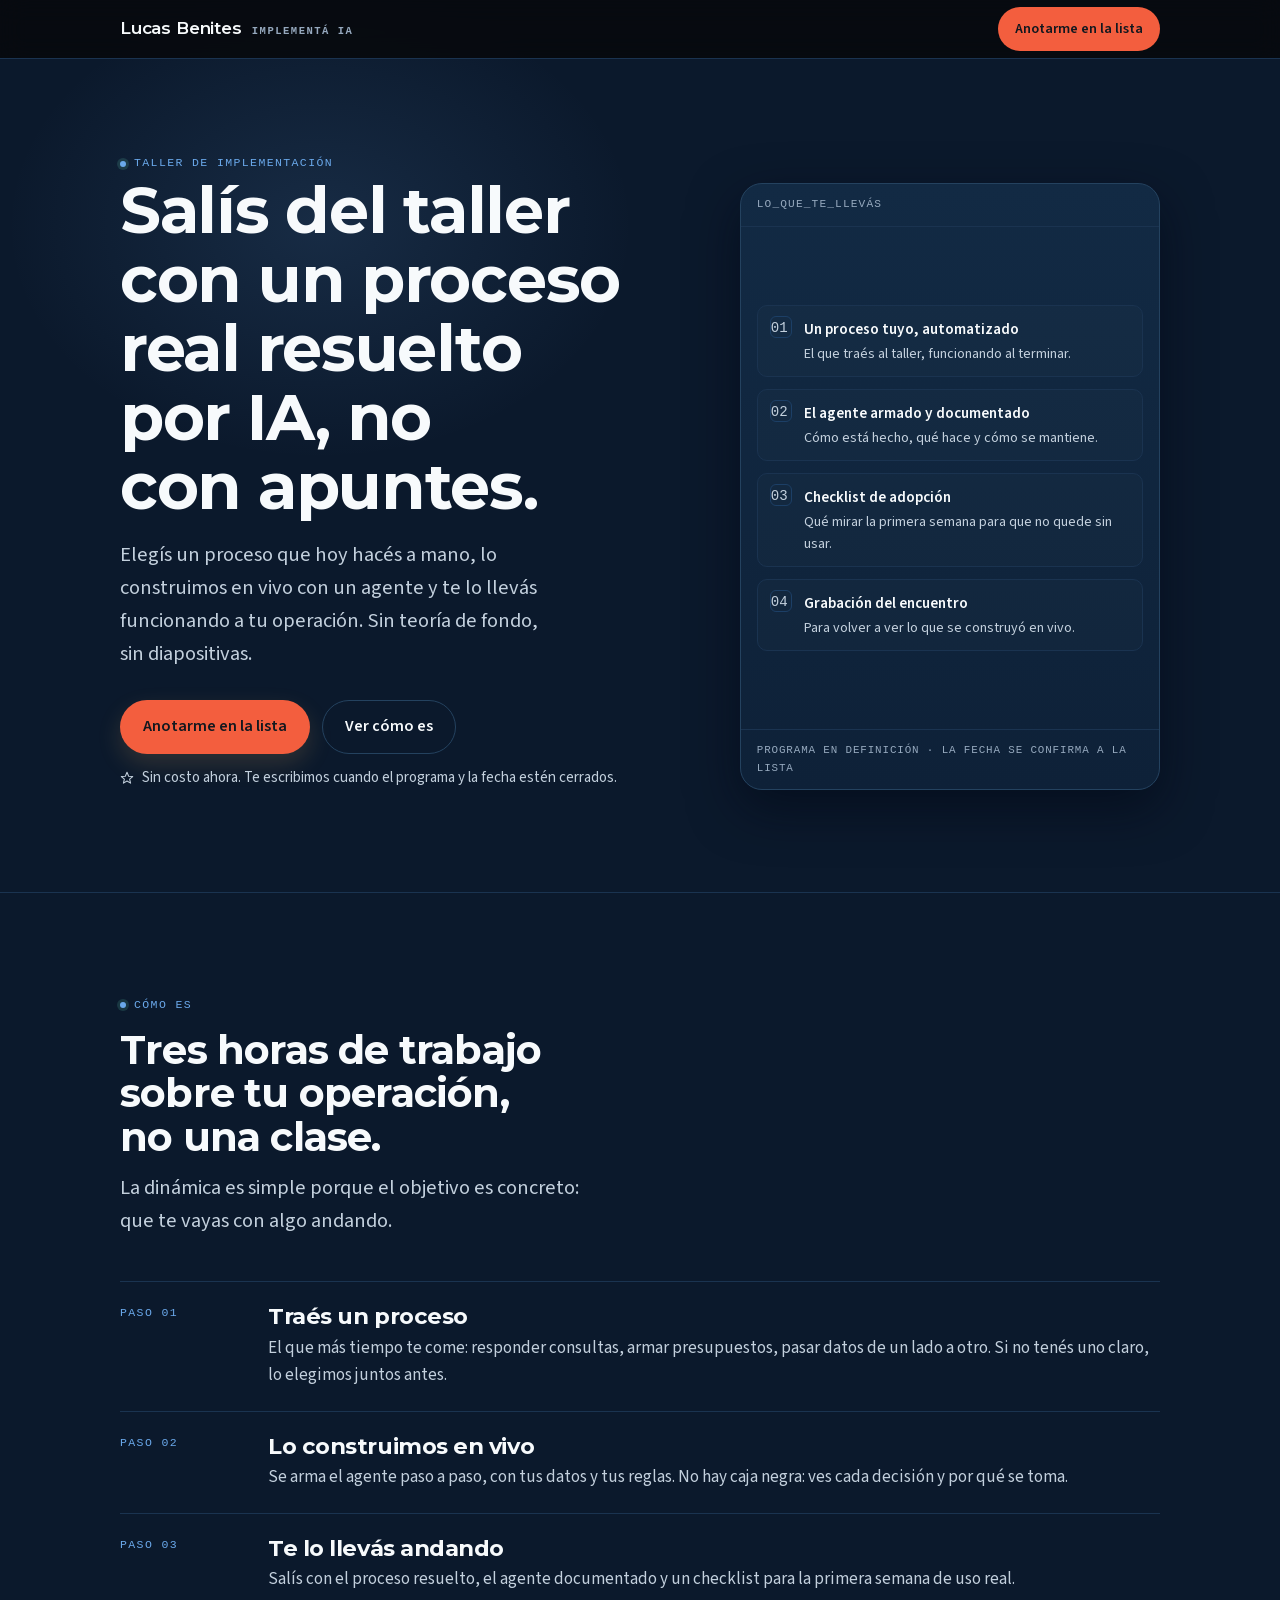
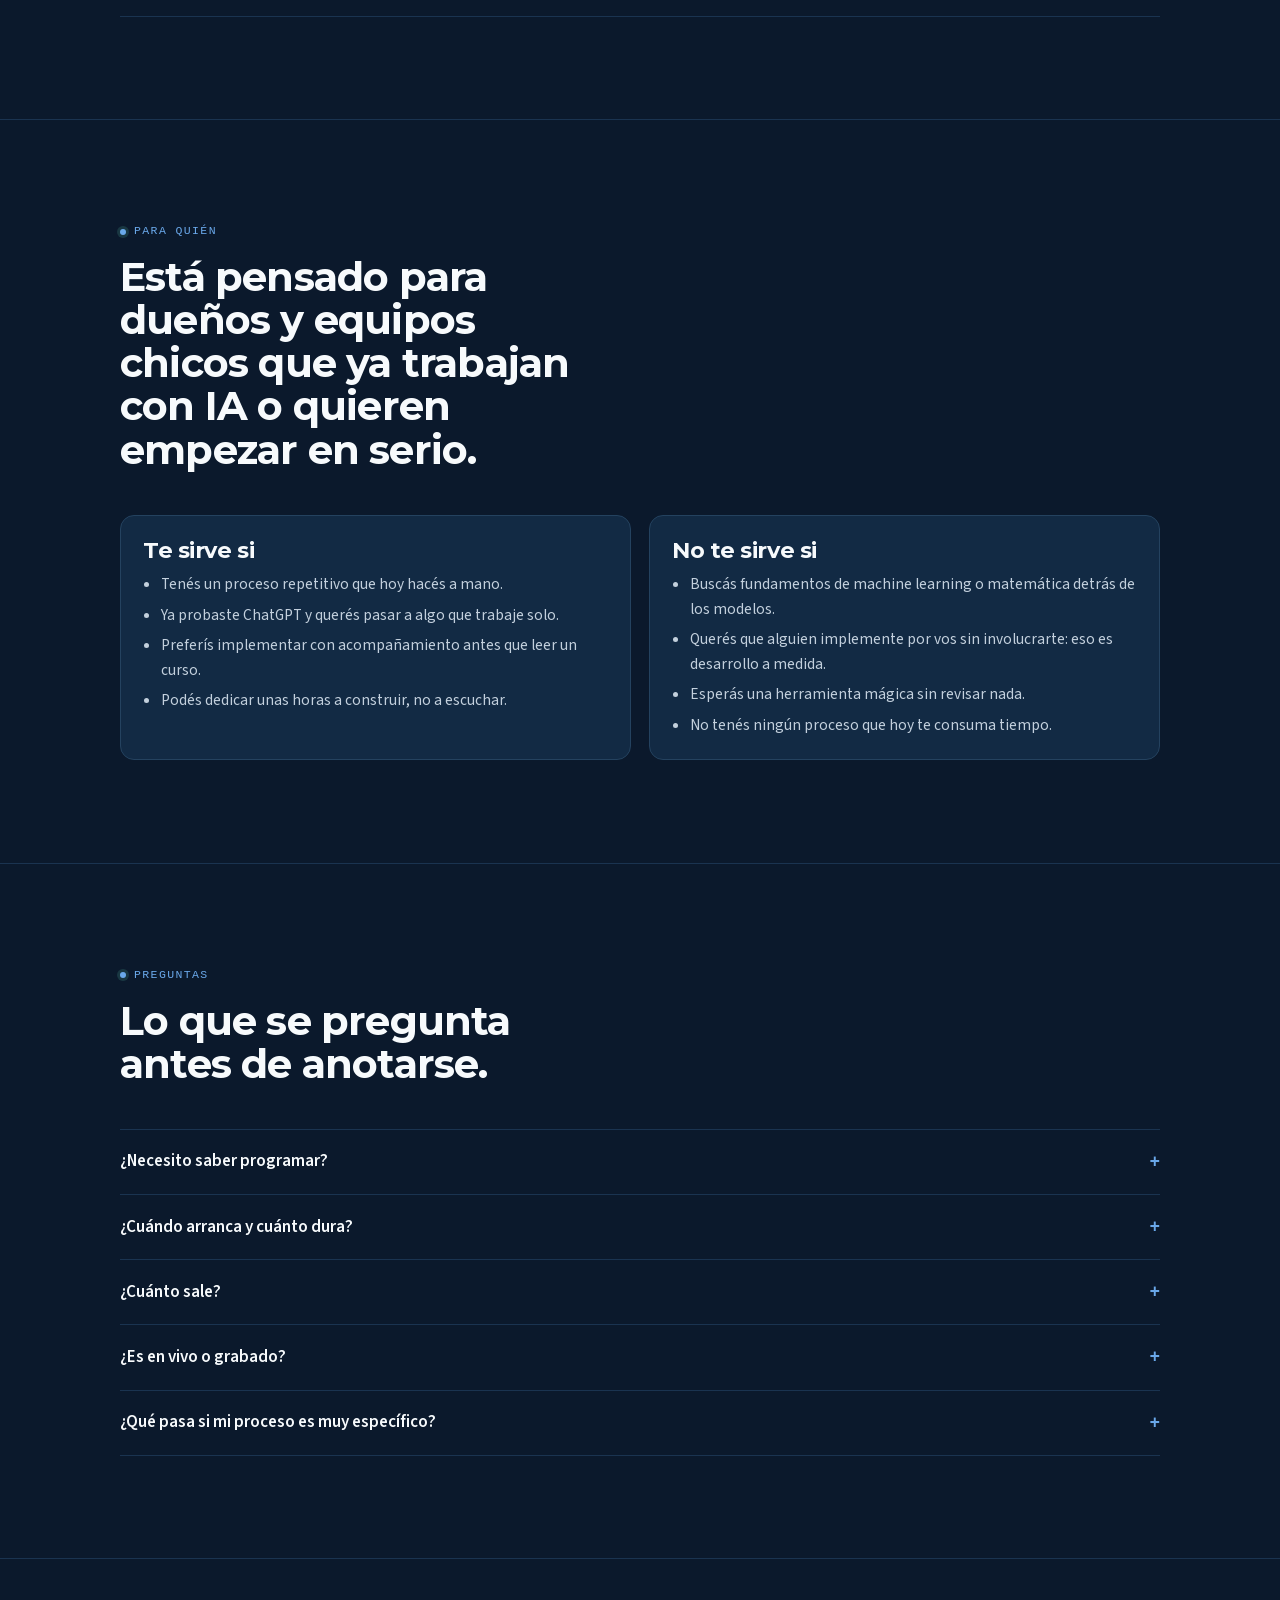
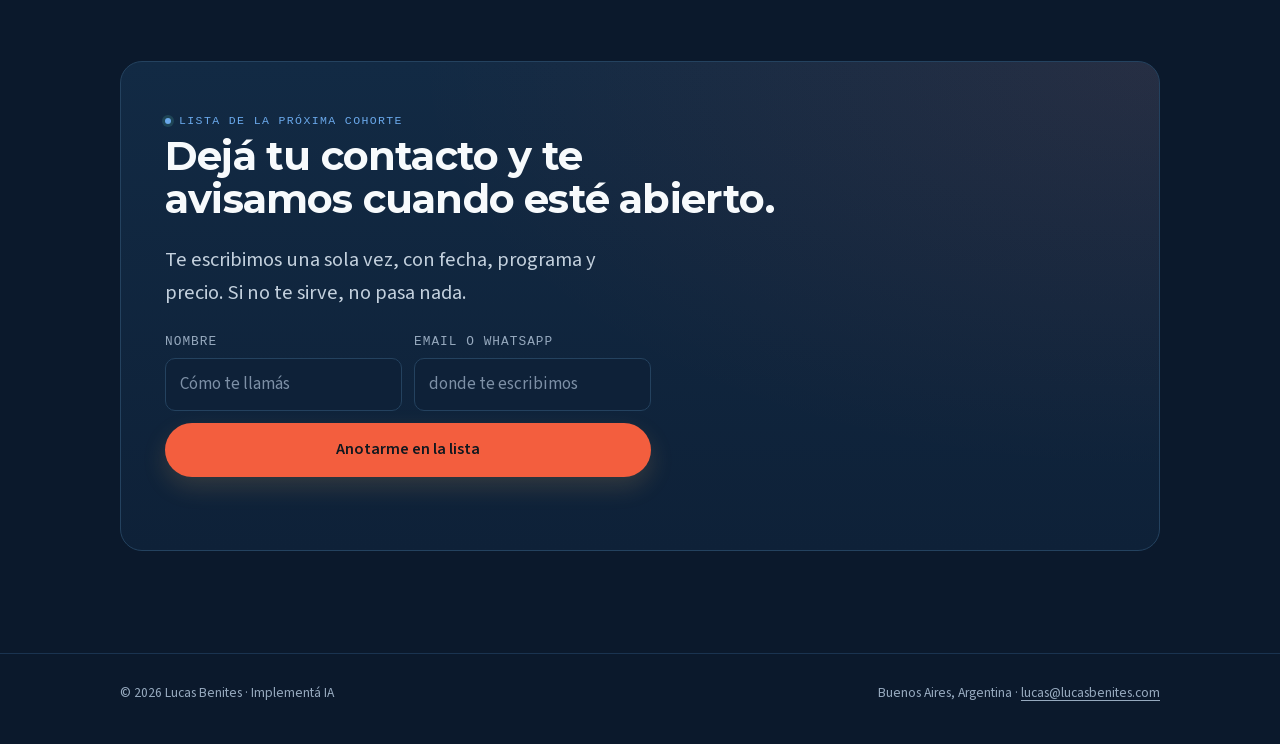
<file: taller/index.html>
<!doctype html>
<html lang="es-AR">
<head>
<meta charset="utf-8">
<meta name="viewport" content="width=device-width, initial-scale=1">
<title>Implementá IA · Taller de implementación para pymes</title>
<meta name="description" content="Taller de implementación, no de conceptos: elegís un proceso de tu operación, lo automatizás con un agente en vivo y te lo llevás funcionando. Anotate en la lista de la próxima cohorte.">
<link rel="canonical" href="https://promo.lucasbenites.com/taller/">
<meta property="og:type" content="website">
<meta property="og:title" content="Implementá IA · Taller de implementación">
<meta property="og:description" content="Salí del taller con un proceso real resuelto por IA, no con apuntes.">
<meta property="og:url" content="https://promo.lucasbenites.com/taller/">
<link rel="icon" href="../assets/favicon.svg" type="image/svg+xml">
<link rel="preload" href="../assets/fonts/montserrat-700-latin.woff2" as="font" type="font/woff2" crossorigin>
<link rel="preload" href="../assets/fonts/source-sans-3-400-latin.woff2" as="font" type="font/woff2" crossorigin>
<link rel="stylesheet" href="../shared/tokens.css">
<link rel="stylesheet" href="../shared/base.css">
<link rel="stylesheet" href="../shared/landing.css">
</head>
<body data-product="taller">
<a class="skip" href="#contenido">Saltar al contenido</a>

<header class="site-head">
  <div class="wrap">
    <span class="brand">Lucas Benites <small>Implementá IA</small></span>
    <a class="btn btn-sm head-cta" href="#lista" data-cta="header">Anotarme en la lista</a>
  </div>
</header>

<main id="contenido">
  <section class="hero">
    <div class="wrap hero-grid">
      <div>
        <span class="eyebrow">Taller de implementación</span>
        <h1>Salís del taller con un proceso real resuelto por IA, no con apuntes.</h1>
        <p class="lead">Elegís un proceso que hoy hacés a mano, lo construimos en vivo con un agente y te lo llevás funcionando a tu operación. Sin teoría de fondo, sin diapositivas.</p>
        <div class="hero-actions">
          <a class="btn" href="#lista" data-cta="hero">Anotarme en la lista</a>
          <a class="btn btn-ghost" href="#como-es" data-cta="hero-secondary">Ver cómo es</a>
        </div>
        <p class="btn-note">
          <svg width="14" height="14" viewBox="0 0 16 16" fill="none" aria-hidden="true"><path d="M8 1.5 9.9 6l4.6.4-3.5 3 1.1 4.5L8 11.4 3.9 13.9 5 9.4 1.5 6.4 6.1 6 8 1.5Z" stroke="currentColor" stroke-width="1.2" stroke-linejoin="round"/></svg>
          Sin costo ahora. Te escribimos cuando el programa y la fecha estén cerrados.
        </p>
      </div>

      <div class="hero-side"><aside class="panel" aria-label="Lo que te llevás del taller">
        <div class="panel-head"><span>lo_que_te_llevás</span></div>
        <div class="panel-body">
          <div class="panel-row">
            <span class="panel-num">01</span>
            <div><b>Un proceso tuyo, automatizado</b><span>El que traés al taller, funcionando al terminar.</span></div>
          </div>
          <div class="panel-row">
            <span class="panel-num">02</span>
            <div><b>El agente armado y documentado</b><span>Cómo está hecho, qué hace y cómo se mantiene.</span></div>
          </div>
          <div class="panel-row">
            <span class="panel-num">03</span>
            <div><b>Checklist de adopción</b><span>Qué mirar la primera semana para que no quede sin usar.</span></div>
          </div>
          <div class="panel-row">
            <span class="panel-num">04</span>
            <div><b>Grabación del encuentro</b><span>Para volver a ver lo que se construyó en vivo.</span></div>
          </div>
        </div>
        <div class="panel-foot">Programa en definición · la fecha se confirma a la lista</div>
      </aside></div>
    </div>
  </section>

  <section class="section" id="como-es">
    <div class="wrap">
      <div class="section-head">
        <span class="eyebrow">Cómo es</span>
        <h2>Tres horas de trabajo sobre tu operación, no una clase.</h2>
        <p class="lead">La dinámica es simple porque el objetivo es concreto: que te vayas con algo andando.</p>
      </div>
      <div class="steps">
        <div class="step">
          <span class="step-index">Paso 01</span>
          <div><h3>Traés un proceso</h3><p>El que más tiempo te come: responder consultas, armar presupuestos, pasar datos de un lado a otro. Si no tenés uno claro, lo elegimos juntos antes.</p></div>
        </div>
        <div class="step">
          <span class="step-index">Paso 02</span>
          <div><h3>Lo construimos en vivo</h3><p>Se arma el agente paso a paso, con tus datos y tus reglas. No hay caja negra: ves cada decisión y por qué se toma.</p></div>
        </div>
        <div class="step">
          <span class="step-index">Paso 03</span>
          <div><h3>Te lo llevás andando</h3><p>Salís con el proceso resuelto, el agente documentado y un checklist para la primera semana de uso real.</p></div>
        </div>
      </div>
    </div>
  </section>

  <section class="section">
    <div class="wrap">
      <div class="section-head">
        <span class="eyebrow">Para quién</span>
        <h2>Está pensado para dueños y equipos chicos que ya trabajan con IA o quieren empezar en serio.</h2>
      </div>
      <div class="cols cols-2">
        <div class="card">
          <h3>Te sirve si</h3>
          <ul>
            <li>Tenés un proceso repetitivo que hoy hacés a mano.</li>
            <li>Ya probaste ChatGPT y querés pasar a algo que trabaje solo.</li>
            <li>Preferís implementar con acompañamiento antes que leer un curso.</li>
            <li>Podés dedicar unas horas a construir, no a escuchar.</li>
          </ul>
        </div>
        <div class="card">
          <h3>No te sirve si</h3>
          <ul>
            <li>Buscás fundamentos de machine learning o matemática detrás de los modelos.</li>
            <li>Querés que alguien implemente por vos sin involucrarte: eso es desarrollo a medida.</li>
            <li>Esperás una herramienta mágica sin revisar nada.</li>
            <li>No tenés ningún proceso que hoy te consuma tiempo.</li>
          </ul>
        </div>
      </div>
    </div>
  </section>

  <section class="section">
    <div class="wrap">
      <div class="section-head">
        <span class="eyebrow">Preguntas</span>
        <h2>Lo que se pregunta antes de anotarse.</h2>
      </div>
      <div class="faq">
        <details><summary>¿Necesito saber programar?</summary><p class="answer">No. El taller se dicta en lenguaje de negocio y lo técnico se resuelve en pantalla, paso a paso. Si sabés usar una planilla, podés seguirlo.</p></details>
        <details><summary>¿Cuándo arranca y cuánto dura?</summary><p class="answer">La fecha y el formato todavía se están cerrando. La estructura apunta a un encuentro intensivo de hasta 90 minutos más el trabajo sobre tu proceso. Cuando quede definido, se confirma a quienes estén en la lista.</p></details>
        <details><summary>¿Cuánto sale?</summary><p class="answer">El precio se define junto con el programa. No damos cifras antes de tenerlo cerrado: anotate y te avisamos con el valor final, sin compromiso.</p></details>
        <details><summary>¿Es en vivo o grabado?</summary><p class="answer">La idea es en vivo, porque se trabaja sobre el proceso de cada participante. La modalidad exacta se confirma junto con la fecha.</p></details>
        <details><summary>¿Qué pasa si mi proceso es muy específico?</summary><p class="answer">Se puede trabajar igual, pero si el caso necesita desarrollo propio te lo decimos: para eso está el servicio de desarrollo a medida y no tiene sentido venderte un taller que no te resuelve.</p></details>
      </div>
    </div>
  </section>

  <section class="close" id="lista">
    <div class="wrap">
      <div class="close-box">
        <div>
          <span class="eyebrow">Lista de la próxima cohorte</span>
          <h2>Dejá tu contacto y te avisamos cuando esté abierto.</h2>
          <p class="lead mt-24">Te escribimos una sola vez, con fecha, programa y precio. Si no te sirve, no pasa nada.</p>
        </div>
        <form class="form" data-lead data-endpoint="/api/lead" novalidate>
          <div class="field">
            <label for="name">Nombre</label>
            <input id="name" name="name" type="text" autocomplete="name" placeholder="Cómo te llamás" required>
          </div>
          <div class="field">
            <label for="contact">Email o WhatsApp</label>
            <input id="contact" name="contact" type="text" autocomplete="email" placeholder="donde te escribimos" required>
          </div>
          <button class="btn" type="submit">Anotarme en la lista</button>
          <p class="form-msg" role="status" aria-live="polite"></p>
        </form>
      </div>
    </div>
  </section>
</main>

<footer class="site-foot">
  <div class="wrap">
    <span>© <span id="year">2026</span> Lucas Benites · Implementá IA</span>
    <span>Buenos Aires, Argentina · <a href="mailto:lucas@lucasbenites.com">lucas@lucasbenites.com</a></span>
  </div>
</footer>

<div class="sticky-cta" aria-hidden="false">
  <span>Próxima cohorte</span>
  <a class="btn" href="#lista">Anotarme</a>
</div>

<script defer src="https://analytics.lucasbenites.com/script.js" data-website-id="7f5fa208-0727-4953-bccd-c9f593f752ff"></script>
<script src="../shared/landing.js" defer></script>
</body>
</html>
</file>
<file: shared/tokens.css>
/* ==========================================================================
   Tokens de marca — tomados de lucasbenites.com (tema Kadence, paleta global)
   Fuente: variables --global-palette1..15 y tipografías del tema.
     palette1  #1e3e62   palette2  #f35e3e   palette4  #0b192c
     palette5  #4A5568   palette6  #718096   palette8  #F7FAFC
   Tipografías del sitio: Montserrat (títulos) y Source Sans Pro (texto).
   Los tonos derivados (cold/ink sobre fondo oscuro) se ajustaron para pasar AA
   sobre #0b192c: coral 5.45:1, azul claro 7.06:1, texto 16.84:1.
   ========================================================================== */

/* --- Tipografías autoalojadas (subset latin, incluye acentos del español) --- */
@font-face {
  font-family: "Montserrat";
  src: url("../assets/fonts/montserrat-600-latin.woff2") format("woff2");
  font-weight: 600; font-style: normal; font-display: swap;
  unicode-range: U+0000-00FF, U+0131, U+0152-0153, U+02BB-02BC, U+02C6, U+02DA, U+02DC, U+2000-206F, U+2074, U+20AC, U+2122, U+2191, U+2193, U+2212, U+2215, U+FEFF, U+FFFD;
}
@font-face {
  font-family: "Montserrat";
  src: url("../assets/fonts/montserrat-700-latin.woff2") format("woff2");
  font-weight: 700; font-style: normal; font-display: swap;
  unicode-range: U+0000-00FF, U+0131, U+0152-0153, U+02BB-02BC, U+02C6, U+02DA, U+02DC, U+2000-206F, U+2074, U+20AC, U+2122, U+2191, U+2193, U+2212, U+2215, U+FEFF, U+FFFD;
}
@font-face {
  font-family: "Source Sans 3";
  src: url("../assets/fonts/source-sans-3-400-latin.woff2") format("woff2");
  font-weight: 400; font-style: normal; font-display: swap;
  unicode-range: U+0000-00FF, U+0131, U+0152-0153, U+02BB-02BC, U+02C6, U+02DA, U+02DC, U+2000-206F, U+2074, U+20AC, U+2122, U+2191, U+2193, U+2212, U+2215, U+FEFF, U+FFFD;
}
@font-face {
  font-family: "Source Sans 3";
  src: url("../assets/fonts/source-sans-3-600-latin.woff2") format("woff2");
  font-weight: 600; font-style: normal; font-display: swap;
  unicode-range: U+0000-00FF, U+0131, U+0152-0153, U+02BB-02BC, U+02C6, U+02DA, U+02DC, U+2000-206F, U+2074, U+20AC, U+2122, U+2191, U+2193, U+2212, U+2215, U+FEFF, U+FFFD;
}

:root {
  /* Superficies (derivadas de palette4 y palette1) */
  --bg: #0b192c;
  --bg-elev: #0e2138;
  --surface: #122a44;
  --surface-2: #16324f;
  --line: #24425f;
  --line-soft: #1a3350;

  /* Texto (palette8 y derivados con contraste AA medido) */
  --ink: #f7fafc;
  --muted: #c3d0dd;
  --dim: #96a9be;

  /* Acentos */
  --cold: #6aa8ea;          /* tecnología/IA: tinte claro de palette12 #1159af */
  --cold-soft: #1c3f66;
  --warm: #f35e3e;          /* acción/CTA: palette2 del sitio */
  --warm-hover: #ff7455;
  --warm-ink: #12181f;
  --danger: #ff8a7a;

  /* Tipografía */
  --font-sans: "Source Sans 3", "Source Sans Pro", ui-sans-serif, system-ui, -apple-system, "Segoe UI", Roboto, "Helvetica Neue", Arial, sans-serif;
  --font-display: "Montserrat", ui-sans-serif, system-ui, -apple-system, "Segoe UI", Roboto, "Helvetica Neue", Arial, sans-serif;
  --font-mono: ui-monospace, SFMono-Regular, "SF Mono", Menlo, Consolas, "Liberation Mono", monospace;

  --fs-eyebrow: 0.72rem;
  --fs-body: 1.0625rem;
  --fs-lead: clamp(1.08rem, 0.6vw + 0.95rem, 1.28rem);
  --fs-h3: clamp(1.15rem, 0.7vw + 1rem, 1.4rem);
  --fs-h2: clamp(1.6rem, 2.2vw + 1rem, 2.5rem);
  --fs-h1: clamp(2.1rem, 4.2vw + 1rem, 4rem);

  /* Espaciado y forma */
  --maxw: 1120px;
  --gutter: clamp(20px, 5vw, 40px);
  --section-y: clamp(56px, 8vw, 104px);
  --radius: 14px;
  --radius-sm: 10px;
  --radius-lg: 22px;

  /* Sombras y foco */
  --shadow: 0 18px 50px rgba(2, 8, 20, 0.55);
  --focus: 0 0 0 3px rgba(106, 168, 234, 0.55);
}
</file>
<file: shared/base.css>
/* Reset + primitivas compartidas */

*, *::before, *::after { box-sizing: border-box; }
* { margin: 0; }

html { -webkit-text-size-adjust: 100%; scroll-behavior: smooth; }
@media (prefers-reduced-motion: reduce) {
  html { scroll-behavior: auto; }
  *, *::before, *::after { animation-duration: 0.01ms !important; transition-duration: 0.01ms !important; }
}

body {
  background: var(--bg);
  color: var(--ink);
  font-family: var(--font-sans);
  font-size: var(--fs-body);
  line-height: 1.6;
  text-rendering: optimizeLegibility;
  -webkit-font-smoothing: antialiased;
  overflow-x: hidden;
}

img, svg { display: block; max-width: 100%; }
button, input, textarea, select { font: inherit; color: inherit; }

a { color: var(--cold); text-decoration-thickness: 1px; text-underline-offset: 3px; }
a:hover { color: var(--ink); }

:focus-visible {
  outline: none;
  box-shadow: var(--focus);
  border-radius: 6px;
}

h1, h2, h3 {
  font-family: var(--font-display);
  line-height: 1.08;
  letter-spacing: -0.02em;
  text-wrap: balance;
  font-weight: 700;
}
p { text-wrap: pretty; }

.wrap {
  width: 100%;
  max-width: var(--maxw);
  margin-inline: auto;
  padding-inline: var(--gutter);
}

.skip {
  position: absolute; left: -9999px; top: 0;
  background: var(--warm); color: var(--warm-ink);
  padding: 10px 16px; z-index: 100; border-radius: 0 0 var(--radius-sm) 0;
}
.skip:focus { left: 0; }

.eyebrow {
  font-family: var(--font-mono);
  font-size: var(--fs-eyebrow);
  letter-spacing: 0.12em;
  text-transform: uppercase;
  color: var(--cold);
  display: inline-flex;
  align-items: center;
  gap: 8px;
}
.eyebrow::before {
  content: "";
  width: 6px; height: 6px; border-radius: 50%;
  background: var(--cold);
  box-shadow: 0 0 0 3px rgba(111, 227, 192, 0.15);
}

.lead { font-size: var(--fs-lead); color: var(--muted); max-width: 46ch; }

/* Botones */
.btn {
  --btn-bg: var(--warm);
  --btn-ink: var(--warm-ink);
  display: inline-flex;
  align-items: center;
  justify-content: center;
  gap: 10px;
  min-height: 48px;
  padding: 13px 22px;
  border: 1px solid transparent;
  border-radius: 999px;
  background: var(--btn-bg);
  color: var(--btn-ink);
  font-weight: 650;
  font-size: 1rem;
  text-decoration: none;
  cursor: pointer;
  transition: transform 0.15s ease, background-color 0.15s ease, box-shadow 0.15s ease;
  box-shadow: 0 10px 24px rgba(242, 178, 92, 0.16);
}
.btn:hover { background: var(--warm-hover); color: var(--warm-ink); transform: translateY(-1px); }
.btn:active { transform: translateY(0); }
.btn[disabled] { opacity: 0.55; cursor: default; transform: none; }

.btn-ghost {
  --btn-bg: transparent;
  --btn-ink: var(--ink);
  border-color: var(--line);
  box-shadow: none;
}
.btn-ghost:hover { background: var(--surface-2); color: var(--ink); border-color: var(--cold-soft); }

.btn-note {
  font-size: 0.94rem;
  color: var(--muted);
  display: flex;
  align-items: center;
  gap: 8px;
  margin-top: 12px;
}
.btn-note svg { flex: 0 0 auto; }

/* Etiquetas de sistema */
.chip {
  font-family: var(--font-mono);
  font-size: 0.7rem;
  letter-spacing: 0.06em;
  text-transform: uppercase;
  color: var(--muted);
  border: 1px solid var(--line);
  border-radius: 999px;
  padding: 4px 10px;
  white-space: nowrap;
}

/* Variante compacta para el header */
.btn-sm {
  min-height: 40px;
  padding: 9px 16px;
  font-size: 0.9rem;
  box-shadow: none;
}
</file>
<file: shared/landing.css>
/* Estructura de landing: hero asimétrico, pasos, FAQ, cierre, sticky CTA */

.site-head {
  position: sticky; top: 0; z-index: 40;
  backdrop-filter: blur(12px);
  background: rgba(7, 8, 10, 0.82);
  border-bottom: 1px solid var(--line-soft);
}
.site-head .wrap {
  display: flex; align-items: center; justify-content: space-between;
  min-height: 58px; gap: 16px;
}
.brand {
  display: inline-flex; align-items: baseline; gap: 10px;
  font-family: var(--font-display);
  color: var(--ink); text-decoration: none; font-weight: 600; letter-spacing: -0.01em;
}
.brand small {
  font-family: var(--font-mono); font-size: 0.66rem; color: var(--dim);
  letter-spacing: 0.14em; text-transform: uppercase;
}
.head-cta { display: none; }
@media (min-width: 720px) {
  .head-cta { display: inline-flex; min-height: 40px; padding: 9px 16px; font-size: 0.9rem; box-shadow: none; }
}

/* Hero */
.hero { position: relative; padding: clamp(44px, 7vw, 92px) 0 var(--section-y); }
.hero::before {
  content: ""; position: absolute; inset: -20% 40% 40% -10%;
  background: radial-gradient(closest-side, rgba(106, 168, 234, 0.13), transparent 70%);
  pointer-events: none;
}
.hero-grid {
  position: relative;
  display: grid; gap: clamp(28px, 4vw, 56px);
  grid-template-columns: 1fr;
  align-items: start;
}
@media (min-width: 940px) {
  .hero-grid { grid-template-columns: minmax(0, 1.15fr) minmax(320px, 0.85fr); align-items: stretch; }
  .hero-side { padding-top: 34px; display: flex; }
  .hero-side .panel { width: 100%; }
}
.hero h1 { font-size: var(--fs-h1); max-width: 22ch; }
.hero .lead { margin-top: 18px; }
.hero-actions { margin-top: 30px; display: flex; flex-wrap: wrap; gap: 12px; align-items: center; }

/* Panel de artefacto: muestra algo concreto, no una ilustración decorativa */
.panel {
  background: linear-gradient(180deg, var(--surface), var(--bg-elev));
  border: 1px solid var(--line);
  border-radius: var(--radius-lg);
  box-shadow: var(--shadow);
  overflow: hidden;
  display: flex;
  flex-direction: column;
}
.panel-head {
  display: flex; align-items: center; justify-content: space-between; gap: 12px;
  padding: 12px 16px; border-bottom: 1px solid var(--line-soft);
  font-family: var(--font-mono); font-size: 0.7rem;
  letter-spacing: 0.1em; text-transform: uppercase; color: var(--dim);
}
.panel-body { padding: 16px; display: grid; gap: 12px; align-content: start; flex: 1; }
.panel-foot {
  border-top: 1px solid var(--line-soft);
  padding: 12px 16px;
  font-family: var(--font-mono);
  font-size: 0.68rem;
  letter-spacing: 0.08em;
  text-transform: uppercase;
  color: var(--dim);
}
.panel-row {
  display: grid; grid-template-columns: 22px 1fr; gap: 12px; align-items: start;
  padding: 10px 12px; border: 1px solid var(--line-soft); border-radius: var(--radius-sm);
  background: rgba(255, 255, 255, 0.012);
}
.panel-row b { font-weight: 600; font-size: 0.95rem; }
.panel-row span { color: var(--muted); font-size: 0.88rem; display: block; }
.panel-num {
  font-family: var(--font-mono); font-size: 0.68rem; color: var(--cold);
  border: 1px solid var(--cold-soft); border-radius: 6px;
  width: 22px; height: 22px; display: grid; place-items: center;
}

/* Secciones */
.section { padding: var(--section-y) 0; border-top: 1px solid var(--line-soft); }
.section-head { display: grid; gap: 14px; max-width: 62ch; margin-bottom: clamp(28px, 4vw, 44px); }
.section-head h2 { font-size: var(--fs-h2); }

.cols { display: grid; gap: 18px; grid-template-columns: 1fr; }
@media (min-width: 780px) { .cols-2 { grid-template-columns: 1fr 1fr; } .cols-3 { grid-template-columns: repeat(3, 1fr); } }

.card {
  padding: 22px; border: 1px solid var(--line); border-radius: var(--radius);
  background: var(--surface);
}
.card h3 { font-size: var(--fs-h3); margin-bottom: 8px; }
.card p, .card li { color: var(--muted); font-size: 0.96rem; }
.card ul { margin: 10px 0 0; padding-left: 18px; display: grid; gap: 6px; }

/* Pasos */
.steps { display: grid; gap: 0; border-top: 1px solid var(--line-soft); }
.step {
  display: grid; gap: 8px; padding: 22px 0; border-bottom: 1px solid var(--line-soft);
  grid-template-columns: 1fr;
}
@media (min-width: 780px) { .step { grid-template-columns: 120px 1fr; align-items: start; gap: 28px; } }
.step-index { font-family: var(--font-mono); font-size: 0.72rem; letter-spacing: 0.12em; color: var(--cold); text-transform: uppercase; }
.step h3 { font-size: var(--fs-h3); margin-bottom: 6px; }
.step p { color: var(--muted); }

/* FAQ */
.faq { display: grid; gap: 0; border-top: 1px solid var(--line-soft); }
.faq details { border-bottom: 1px solid var(--line-soft); }
.faq summary {
  cursor: pointer; padding: 18px 0; font-weight: 600; list-style: none;
  display: flex; justify-content: space-between; gap: 16px; align-items: center;
}
.faq summary::-webkit-details-marker { display: none; }
.faq summary::after {
  content: "+"; font-family: var(--font-mono); color: var(--cold); font-size: 1.1rem;
  transition: transform 0.15s ease;
}
.faq details[open] summary::after { transform: rotate(45deg); }
.faq .answer { color: var(--muted); padding: 0 0 18px; max-width: 70ch; }

/* Cierre */
.close { padding: var(--section-y) 0; border-top: 1px solid var(--line-soft); }
.close-box {
  display: grid; gap: 22px; padding: clamp(26px, 4vw, 44px);
  border: 1px solid var(--line); border-radius: var(--radius-lg);
  background:
    radial-gradient(120% 140% at 100% 0%, rgba(243, 94, 62, 0.09), transparent 60%),
    linear-gradient(180deg, var(--surface), var(--bg-elev));
}
.close-box h2 { font-size: var(--fs-h2); max-width: 26ch; }

/* Formulario */
.form { display: grid; gap: 12px; max-width: 460px; }
@media (min-width: 560px) { .form { grid-template-columns: 1fr 1fr; } .form .btn { grid-column: 1 / -1; } }
.field { display: grid; gap: 6px; }
.field label { font-size: 0.8rem; font-family: var(--font-mono); letter-spacing: 0.08em; text-transform: uppercase; color: var(--dim); }
.field input {
  background: var(--bg-elev); border: 1px solid var(--line); border-radius: var(--radius-sm);
  padding: 12px 14px; min-height: 46px; color: var(--ink);
}
.field input::placeholder { color: #7d90a6; }
.field input:focus { outline: none; border-color: var(--cold); box-shadow: var(--focus); }
.field input[aria-invalid="true"] { border-color: var(--danger); }
.form-msg { font-size: 0.9rem; color: var(--muted); grid-column: 1 / -1; min-height: 1.2em; }
.form-msg[data-state="error"] { color: var(--danger); }
.form-msg[data-state="ok"] { color: var(--cold); }

/* Pie */
.site-foot { border-top: 1px solid var(--line-soft); padding: 28px 0 40px; color: var(--dim); font-size: 0.85rem; }
.site-foot .wrap { display: flex; flex-wrap: wrap; gap: 10px 20px; justify-content: space-between; align-items: center; }
.site-foot a { color: var(--dim); }

/* Sticky CTA en mobile */
.sticky-cta {
  position: fixed; inset: auto 0 0 0; z-index: 45;
  padding: 10px var(--gutter) calc(10px + env(safe-area-inset-bottom));
  background: rgba(7, 8, 10, 0.92);
  border-top: 1px solid var(--line);
  backdrop-filter: blur(10px);
  display: flex; align-items: center; justify-content: space-between; gap: 12px;
  transform: translateY(110%); transition: transform 0.2s ease;
}
.sticky-cta.show { transform: translateY(0); }
.sticky-cta span { font-size: 0.85rem; color: var(--muted); }
.sticky-cta .btn { min-height: 44px; padding: 10px 16px; font-size: 0.92rem; }
@media (min-width: 940px) { .sticky-cta { display: none; } }

/* Utilidades */
.sr-only {
  position: absolute; width: 1px; height: 1px; padding: 0; margin: -1px;
  overflow: hidden; clip: rect(0 0 0 0); white-space: nowrap; border: 0;
}
.mt-24 { margin-top: 24px; }

/* En desktop el panel se estira al alto de la columna: centrar las filas
   evita el hueco interno y mantiene el pie abajo. */
@media (min-width: 940px) {
  .hero-side .panel-body { align-content: center; }
  .hero-side .panel-head, .hero-side .panel-foot { flex: 0 0 auto; }
}
</file>
